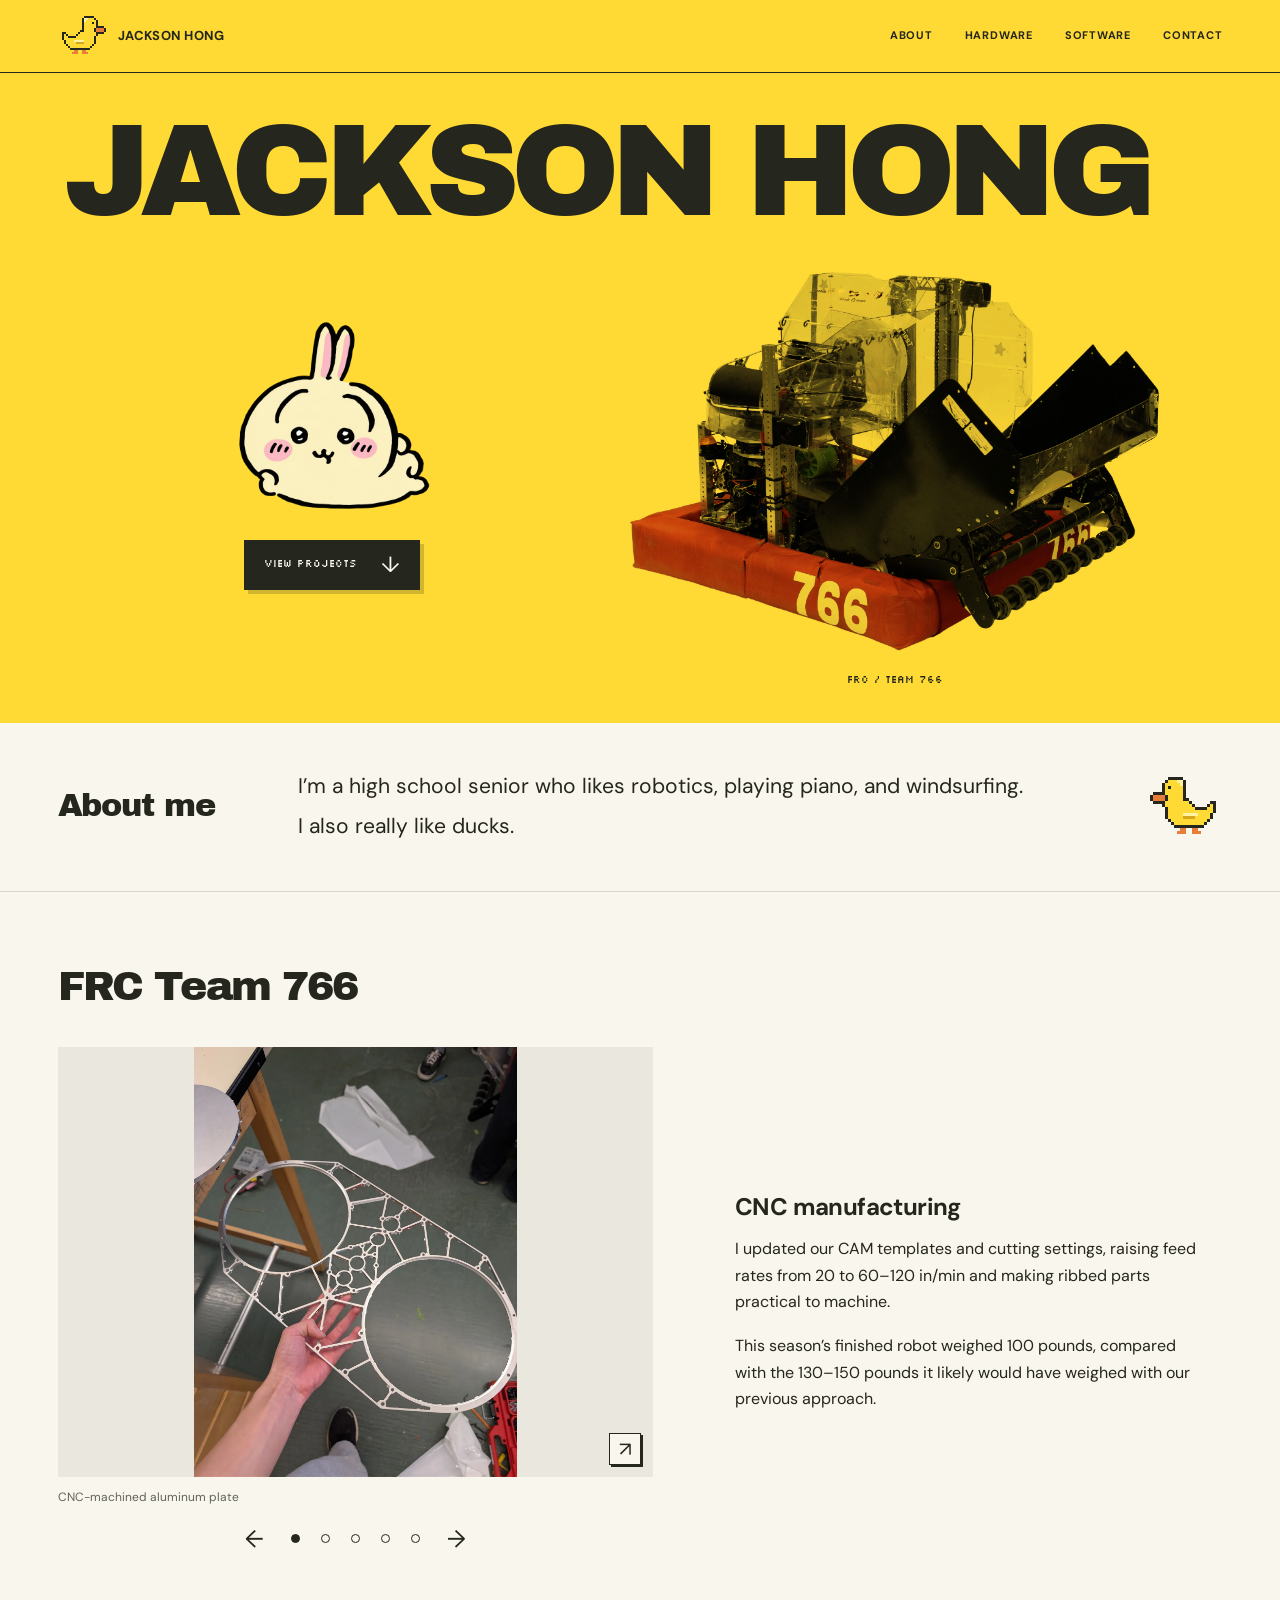
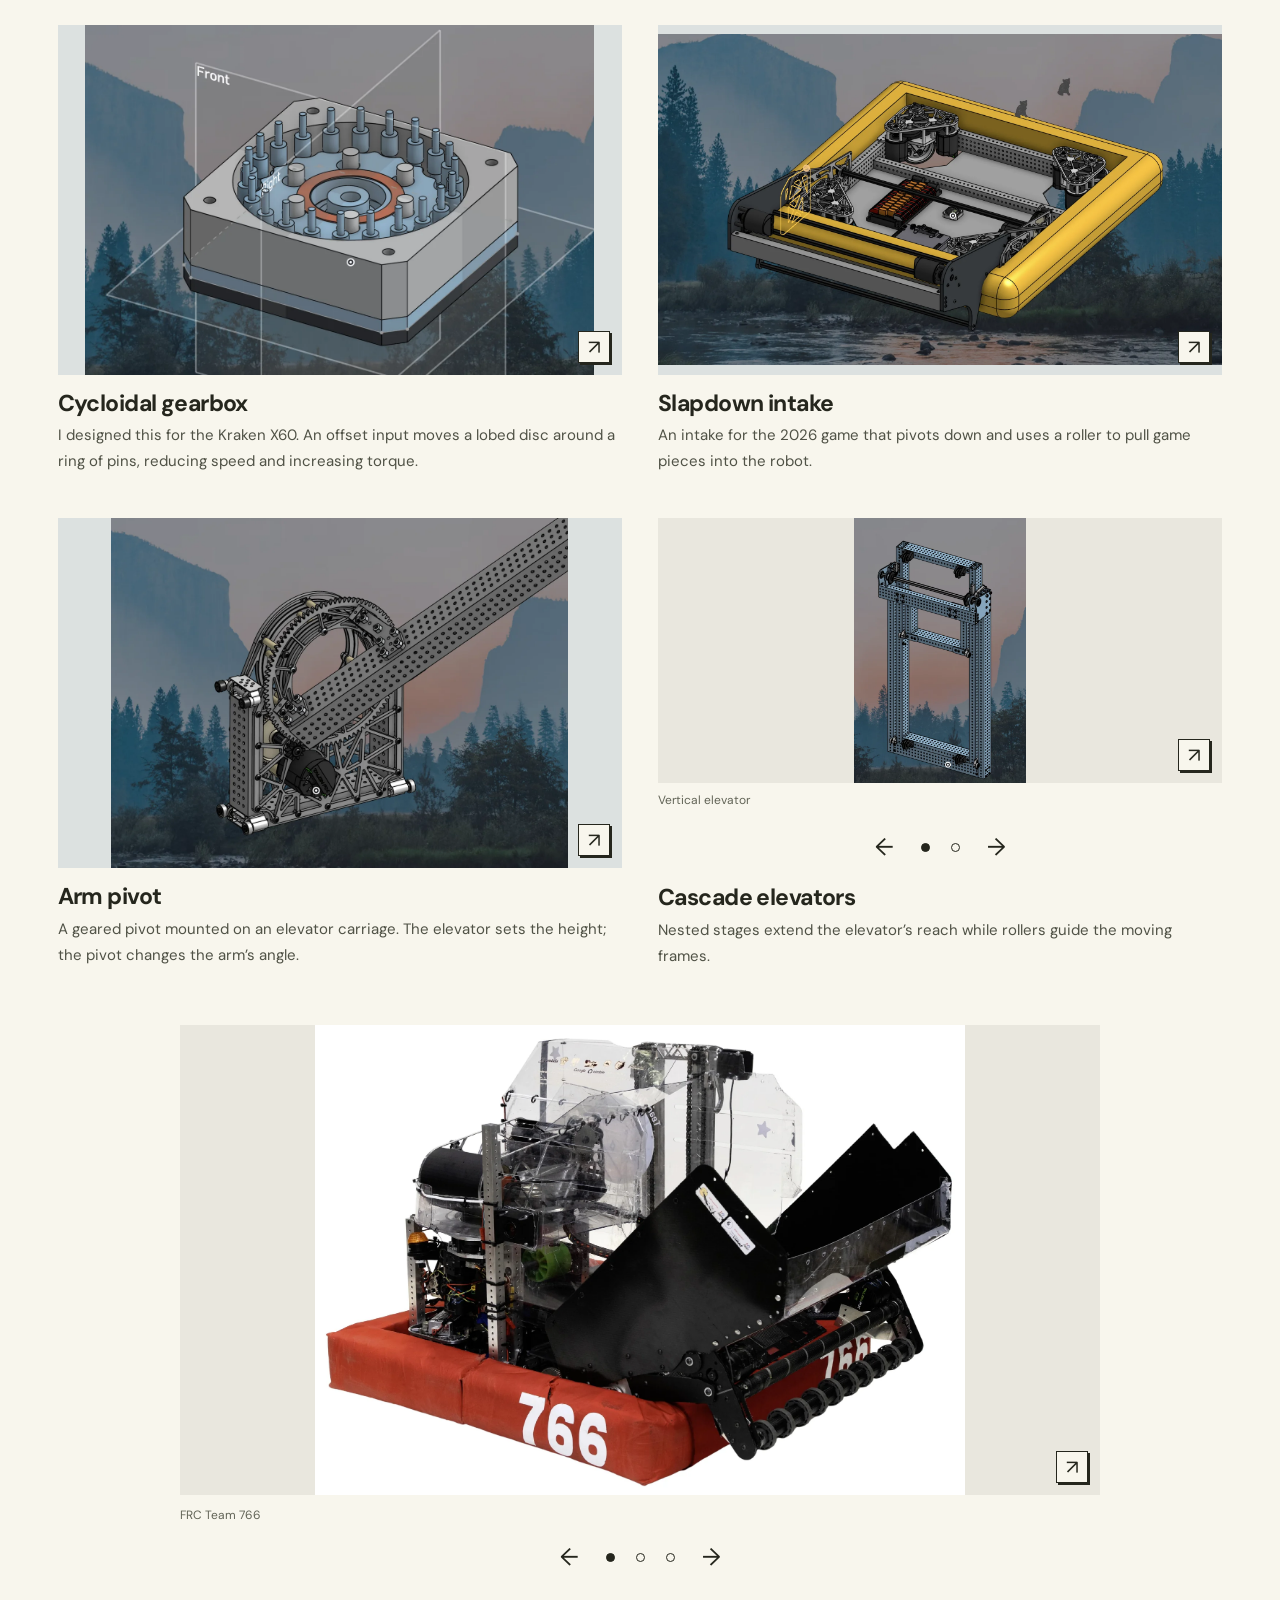
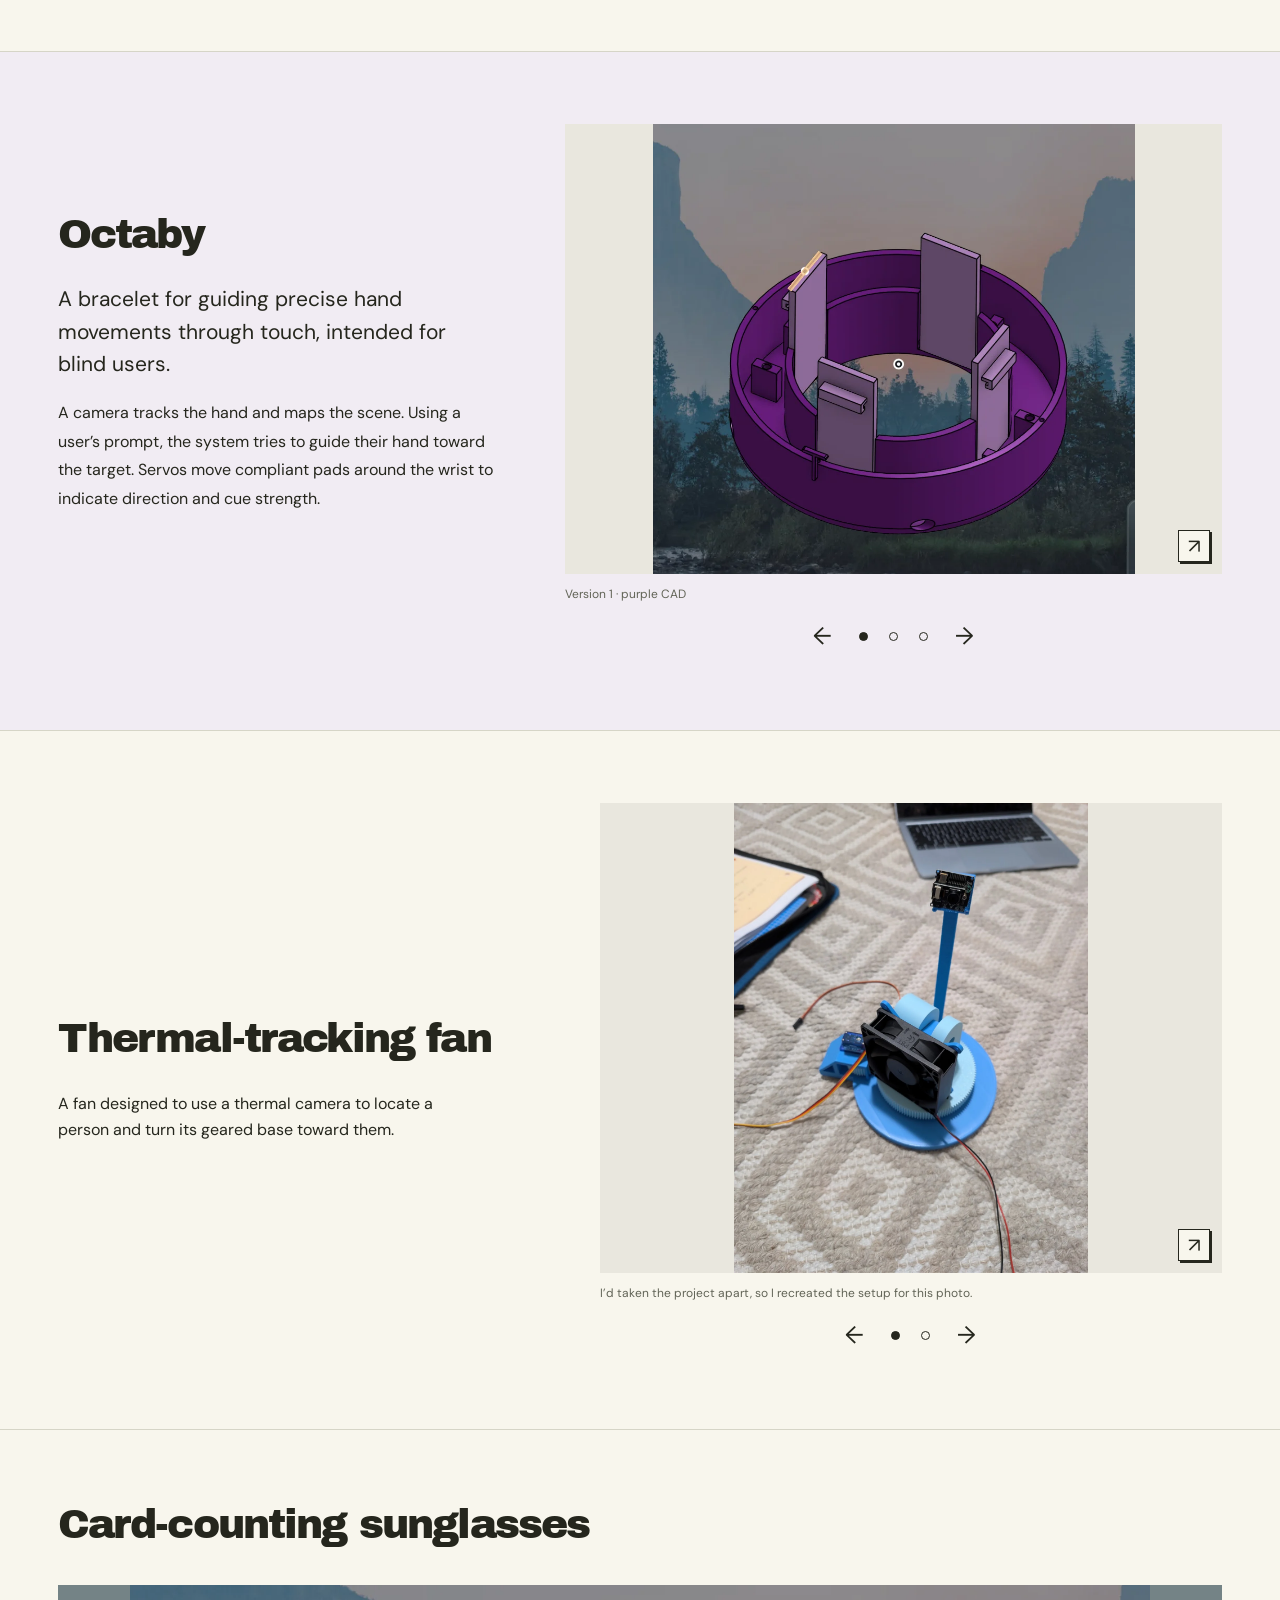
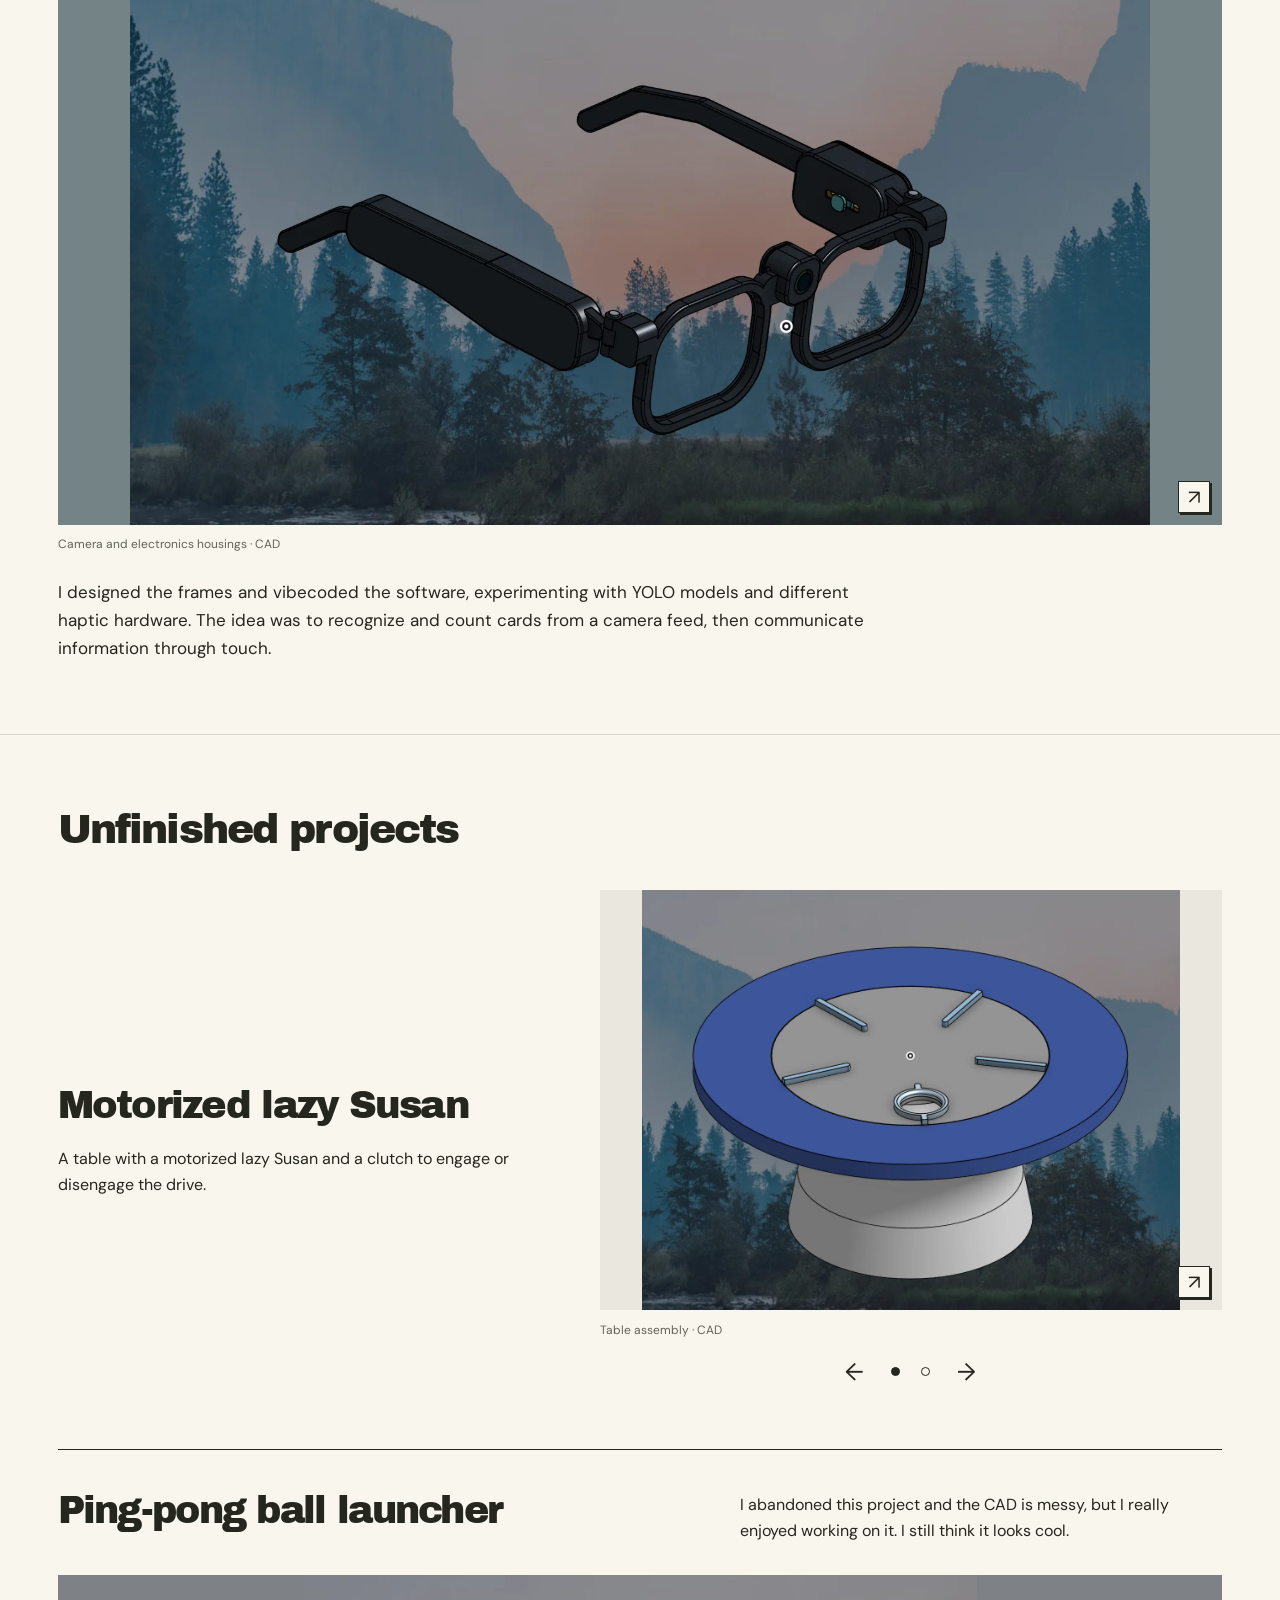
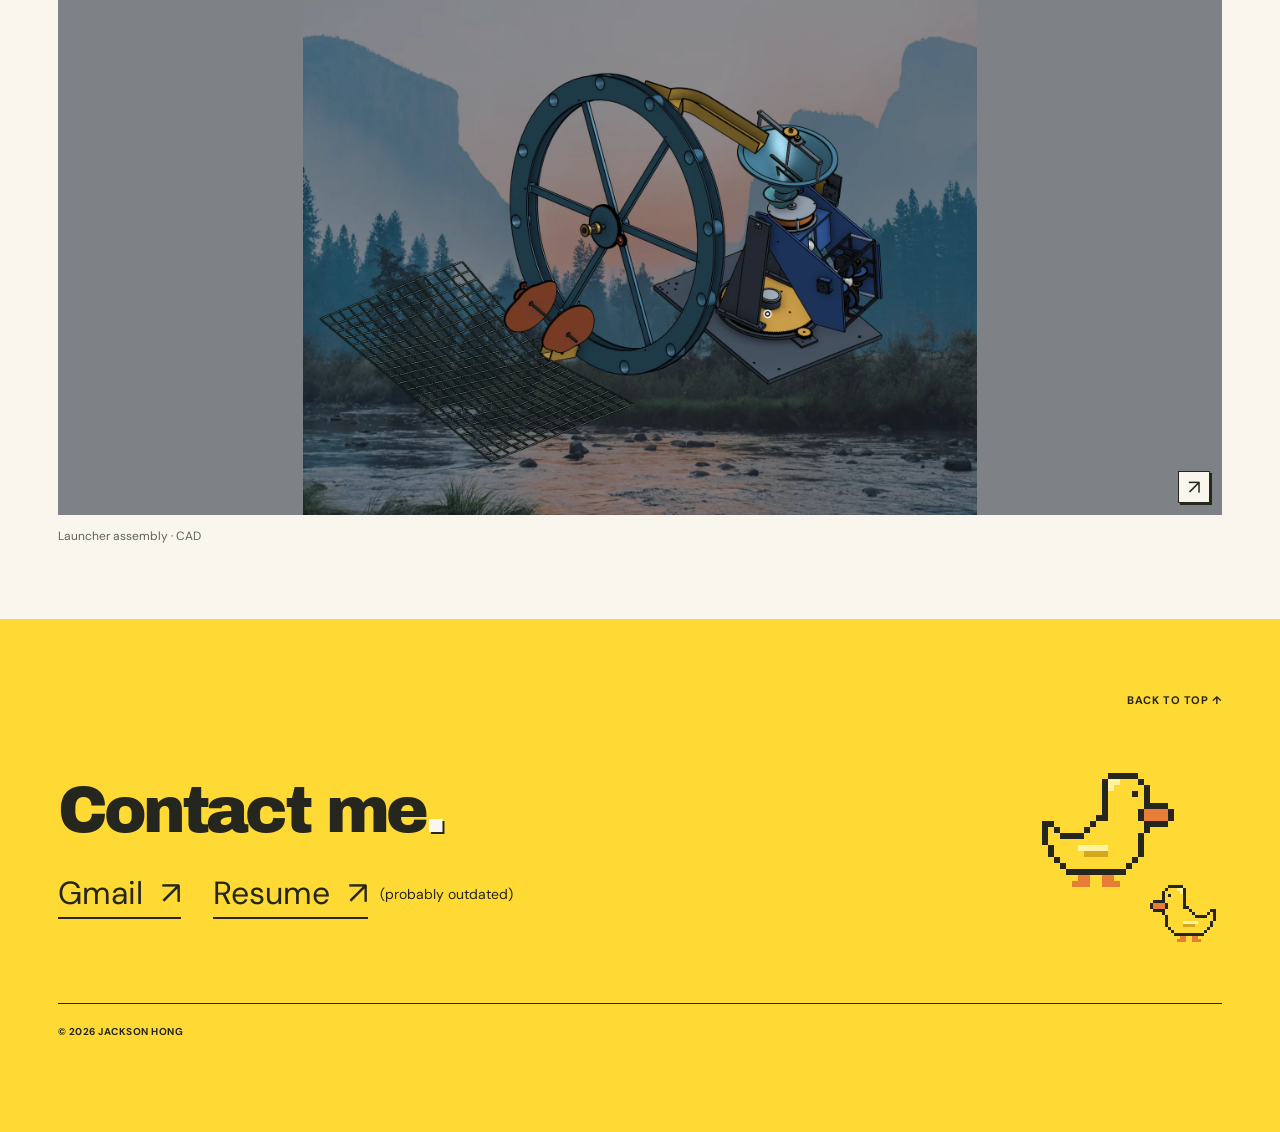
<file: index.html>
<!doctype html>
<html lang="en"><head>
<meta charset="utf-8"><meta name="viewport" content="width=device-width, initial-scale=1"><meta name="theme-color" content="#ffda35">
<title>Jackson Hong — Portfolio</title>
<meta name="description" content="Mechanical design, CNC manufacturing, and hardware projects by Jackson Hong.">
<meta property="og:title" content="Jackson Hong — Portfolio"><meta property="og:description" content="FRC robots, machined parts, and personal hardware projects."><meta property="og:type" content="website"><meta property="og:url" content="https://jacksonhong.me"><meta property="og:image" content="https://jacksonhong.me/assets/frc-full-robot.webp">
<link rel="icon" href="favicon.svg" type="image/svg+xml"><link rel="preload" href="assets/fonts/archivo-black.ttf" as="font" type="font/ttf" crossorigin><link rel="stylesheet" href="styles.css"><script src="app.js" defer></script>
</head><body><svg class="sprite-definitions" xmlns="http://www.w3.org/2000/svg" aria-hidden="true"><defs><symbol id="pixel-duck" viewBox="0 0 24 24"><g shape-rendering="crispEdges"><rect x="13" y="2" width="1" height="1" fill="#25261d"/><rect x="14" y="2" width="1" height="1" fill="#25261d"/><rect x="15" y="2" width="1" height="1" fill="#25261d"/><rect x="16" y="2" width="1" height="1" fill="#25261d"/><rect x="17" y="2" width="1" height="1" fill="#25261d"/><rect x="12" y="3" width="1" height="1" fill="#25261d"/><rect x="13" y="3" width="1" height="1" fill="#fff2a0"/><rect x="14" y="3" width="1" height="1" fill="#fff2a0"/><rect x="15" y="3" width="1" height="1" fill="#ffda35"/><rect x="16" y="3" width="1" height="1" fill="#ffda35"/><rect x="17" y="3" width="1" height="1" fill="#ffda35"/><rect x="18" y="3" width="1" height="1" fill="#25261d"/><rect x="12" y="4" width="1" height="1" fill="#25261d"/><rect x="13" y="4" width="1" height="1" fill="#fff2a0"/><rect x="14" y="4" width="1" height="1" fill="#ffda35"/><rect x="15" y="4" width="1" height="1" fill="#ffda35"/><rect x="16" y="4" width="1" height="1" fill="#ffda35"/><rect x="17" y="4" width="1" height="1" fill="#ffda35"/><rect x="18" y="4" width="1" height="1" fill="#ffda35"/><rect x="19" y="4" width="1" height="1" fill="#25261d"/><rect x="12" y="5" width="1" height="1" fill="#25261d"/><rect x="13" y="5" width="1" height="1" fill="#ffda35"/><rect x="14" y="5" width="1" height="1" fill="#ffda35"/><rect x="15" y="5" width="1" height="1" fill="#ffda35"/><rect x="16" y="5" width="1" height="1" fill="#ffda35"/><rect x="17" y="5" width="1" height="1" fill="#25261d"/><rect x="18" y="5" width="1" height="1" fill="#ffda35"/><rect x="19" y="5" width="1" height="1" fill="#25261d"/><rect x="12" y="6" width="1" height="1" fill="#25261d"/><rect x="13" y="6" width="1" height="1" fill="#ffda35"/><rect x="14" y="6" width="1" height="1" fill="#ffda35"/><rect x="15" y="6" width="1" height="1" fill="#ffda35"/><rect x="16" y="6" width="1" height="1" fill="#ffda35"/><rect x="17" y="6" width="1" height="1" fill="#ffda35"/><rect x="18" y="6" width="1" height="1" fill="#ffda35"/><rect x="19" y="6" width="1" height="1" fill="#25261d"/><rect x="12" y="7" width="1" height="1" fill="#25261d"/><rect x="13" y="7" width="1" height="1" fill="#ffda35"/><rect x="14" y="7" width="1" height="1" fill="#ffda35"/><rect x="15" y="7" width="1" height="1" fill="#ffda35"/><rect x="16" y="7" width="1" height="1" fill="#ffda35"/><rect x="17" y="7" width="1" height="1" fill="#ffda35"/><rect x="18" y="7" width="1" height="1" fill="#ffda35"/><rect x="19" y="7" width="1" height="1" fill="#25261d"/><rect x="20" y="7" width="1" height="1" fill="#25261d"/><rect x="21" y="7" width="1" height="1" fill="#25261d"/><rect x="22" y="7" width="1" height="1" fill="#25261d"/><rect x="12" y="8" width="1" height="1" fill="#25261d"/><rect x="13" y="8" width="1" height="1" fill="#ffda35"/><rect x="14" y="8" width="1" height="1" fill="#ffda35"/><rect x="15" y="8" width="1" height="1" fill="#ffda35"/><rect x="16" y="8" width="1" height="1" fill="#ffda35"/><rect x="17" y="8" width="1" height="1" fill="#ffda35"/><rect x="18" y="8" width="1" height="1" fill="#25261d"/><rect x="19" y="8" width="1" height="1" fill="#e87d37"/><rect x="20" y="8" width="1" height="1" fill="#e87d37"/><rect x="21" y="8" width="1" height="1" fill="#e87d37"/><rect x="22" y="8" width="1" height="1" fill="#e87d37"/><rect x="23" y="8" width="1" height="1" fill="#25261d"/><rect x="11" y="9" width="1" height="1" fill="#25261d"/><rect x="12" y="9" width="1" height="1" fill="#25261d"/><rect x="13" y="9" width="1" height="1" fill="#ffda35"/><rect x="14" y="9" width="1" height="1" fill="#ffda35"/><rect x="15" y="9" width="1" height="1" fill="#ffda35"/><rect x="16" y="9" width="1" height="1" fill="#ffda35"/><rect x="17" y="9" width="1" height="1" fill="#ffda35"/><rect x="18" y="9" width="1" height="1" fill="#25261d"/><rect x="19" y="9" width="1" height="1" fill="#e87d37"/><rect x="20" y="9" width="1" height="1" fill="#e87d37"/><rect x="21" y="9" width="1" height="1" fill="#e87d37"/><rect x="22" y="9" width="1" height="1" fill="#e87d37"/><rect x="23" y="9" width="1" height="1" fill="#25261d"/><rect x="2" y="10" width="1" height="1" fill="#25261d"/><rect x="3" y="10" width="1" height="1" fill="#25261d"/><rect x="10" y="10" width="1" height="1" fill="#25261d"/><rect x="11" y="10" width="1" height="1" fill="#ffda35"/><rect x="12" y="10" width="1" height="1" fill="#ffda35"/><rect x="13" y="10" width="1" height="1" fill="#ffda35"/><rect x="14" y="10" width="1" height="1" fill="#ffda35"/><rect x="15" y="10" width="1" height="1" fill="#ffda35"/><rect x="16" y="10" width="1" height="1" fill="#ffda35"/><rect x="17" y="10" width="1" height="1" fill="#ffda35"/><rect x="18" y="10" width="1" height="1" fill="#ffda35"/><rect x="19" y="10" width="1" height="1" fill="#25261d"/><rect x="20" y="10" width="1" height="1" fill="#25261d"/><rect x="21" y="10" width="1" height="1" fill="#25261d"/><rect x="22" y="10" width="1" height="1" fill="#25261d"/><rect x="2" y="11" width="1" height="1" fill="#25261d"/><rect x="3" y="11" width="1" height="1" fill="#ffda35"/><rect x="4" y="11" width="1" height="1" fill="#25261d"/><rect x="9" y="11" width="1" height="1" fill="#25261d"/><rect x="10" y="11" width="1" height="1" fill="#ffda35"/><rect x="11" y="11" width="1" height="1" fill="#ffda35"/><rect x="12" y="11" width="1" height="1" fill="#ffda35"/><rect x="13" y="11" width="1" height="1" fill="#ffda35"/><rect x="14" y="11" width="1" height="1" fill="#ffda35"/><rect x="15" y="11" width="1" height="1" fill="#ffda35"/><rect x="16" y="11" width="1" height="1" fill="#ffda35"/><rect x="17" y="11" width="1" height="1" fill="#ffda35"/><rect x="18" y="11" width="1" height="1" fill="#ffda35"/><rect x="19" y="11" width="1" height="1" fill="#25261d"/><rect x="2" y="12" width="1" height="1" fill="#25261d"/><rect x="3" y="12" width="1" height="1" fill="#ffda35"/><rect x="4" y="12" width="1" height="1" fill="#ffda35"/><rect x="5" y="12" width="1" height="1" fill="#25261d"/><rect x="6" y="12" width="1" height="1" fill="#25261d"/><rect x="7" y="12" width="1" height="1" fill="#25261d"/><rect x="8" y="12" width="1" height="1" fill="#25261d"/><rect x="9" y="12" width="1" height="1" fill="#ffda35"/><rect x="10" y="12" width="1" height="1" fill="#ffda35"/><rect x="11" y="12" width="1" height="1" fill="#ffda35"/><rect x="12" y="12" width="1" height="1" fill="#ffda35"/><rect x="13" y="12" width="1" height="1" fill="#ffda35"/><rect x="14" y="12" width="1" height="1" fill="#ffda35"/><rect x="15" y="12" width="1" height="1" fill="#ffda35"/><rect x="16" y="12" width="1" height="1" fill="#ffda35"/><rect x="17" y="12" width="1" height="1" fill="#ffda35"/><rect x="18" y="12" width="1" height="1" fill="#25261d"/><rect x="2" y="13" width="1" height="1" fill="#25261d"/><rect x="3" y="13" width="1" height="1" fill="#ffda35"/><rect x="4" y="13" width="1" height="1" fill="#ffda35"/><rect x="5" y="13" width="1" height="1" fill="#ffda35"/><rect x="6" y="13" width="1" height="1" fill="#ffda35"/><rect x="7" y="13" width="1" height="1" fill="#ffda35"/><rect x="8" y="13" width="1" height="1" fill="#ffda35"/><rect x="9" y="13" width="1" height="1" fill="#ffda35"/><rect x="10" y="13" width="1" height="1" fill="#ffda35"/><rect x="11" y="13" width="1" height="1" fill="#ffda35"/><rect x="12" y="13" width="1" height="1" fill="#ffda35"/><rect x="13" y="13" width="1" height="1" fill="#ffda35"/><rect x="14" y="13" width="1" height="1" fill="#ffda35"/><rect x="15" y="13" width="1" height="1" fill="#ffda35"/><rect x="16" y="13" width="1" height="1" fill="#ffda35"/><rect x="17" y="13" width="1" height="1" fill="#ffda35"/><rect x="18" y="13" width="1" height="1" fill="#25261d"/><rect x="3" y="14" width="1" height="1" fill="#25261d"/><rect x="4" y="14" width="1" height="1" fill="#ffda35"/><rect x="5" y="14" width="1" height="1" fill="#ffda35"/><rect x="6" y="14" width="1" height="1" fill="#ffda35"/><rect x="7" y="14" width="1" height="1" fill="#ffda35"/><rect x="8" y="14" width="1" height="1" fill="#fff2a0"/><rect x="9" y="14" width="1" height="1" fill="#fff2a0"/><rect x="10" y="14" width="1" height="1" fill="#fff2a0"/><rect x="11" y="14" width="1" height="1" fill="#fff2a0"/><rect x="12" y="14" width="1" height="1" fill="#fff2a0"/><rect x="13" y="14" width="1" height="1" fill="#ffda35"/><rect x="14" y="14" width="1" height="1" fill="#ffda35"/><rect x="15" y="14" width="1" height="1" fill="#ffda35"/><rect x="16" y="14" width="1" height="1" fill="#ffda35"/><rect x="17" y="14" width="1" height="1" fill="#ffda35"/><rect x="18" y="14" width="1" height="1" fill="#25261d"/><rect x="3" y="15" width="1" height="1" fill="#25261d"/><rect x="4" y="15" width="1" height="1" fill="#ffda35"/><rect x="5" y="15" width="1" height="1" fill="#ffda35"/><rect x="6" y="15" width="1" height="1" fill="#ffda35"/><rect x="7" y="15" width="1" height="1" fill="#ffda35"/><rect x="8" y="15" width="1" height="1" fill="#ffda35"/><rect x="9" y="15" width="1" height="1" fill="#d4a71d"/><rect x="10" y="15" width="1" height="1" fill="#d4a71d"/><rect x="11" y="15" width="1" height="1" fill="#d4a71d"/><rect x="12" y="15" width="1" height="1" fill="#d4a71d"/><rect x="13" y="15" width="1" height="1" fill="#ffda35"/><rect x="14" y="15" width="1" height="1" fill="#ffda35"/><rect x="15" y="15" width="1" height="1" fill="#ffda35"/><rect x="16" y="15" width="1" height="1" fill="#ffda35"/><rect x="17" y="15" width="1" height="1" fill="#ffda35"/><rect x="18" y="15" width="1" height="1" fill="#25261d"/><rect x="4" y="16" width="1" height="1" fill="#25261d"/><rect x="5" y="16" width="1" height="1" fill="#ffda35"/><rect x="6" y="16" width="1" height="1" fill="#ffda35"/><rect x="7" y="16" width="1" height="1" fill="#ffda35"/><rect x="8" y="16" width="1" height="1" fill="#ffda35"/><rect x="9" y="16" width="1" height="1" fill="#ffda35"/><rect x="10" y="16" width="1" height="1" fill="#ffda35"/><rect x="11" y="16" width="1" height="1" fill="#ffda35"/><rect x="12" y="16" width="1" height="1" fill="#ffda35"/><rect x="13" y="16" width="1" height="1" fill="#ffda35"/><rect x="14" y="16" width="1" height="1" fill="#ffda35"/><rect x="15" y="16" width="1" height="1" fill="#ffda35"/><rect x="16" y="16" width="1" height="1" fill="#ffda35"/><rect x="17" y="16" width="1" height="1" fill="#25261d"/><rect x="5" y="17" width="1" height="1" fill="#25261d"/><rect x="6" y="17" width="1" height="1" fill="#ffda35"/><rect x="7" y="17" width="1" height="1" fill="#ffda35"/><rect x="8" y="17" width="1" height="1" fill="#ffda35"/><rect x="9" y="17" width="1" height="1" fill="#ffda35"/><rect x="10" y="17" width="1" height="1" fill="#ffda35"/><rect x="11" y="17" width="1" height="1" fill="#ffda35"/><rect x="12" y="17" width="1" height="1" fill="#ffda35"/><rect x="13" y="17" width="1" height="1" fill="#ffda35"/><rect x="14" y="17" width="1" height="1" fill="#ffda35"/><rect x="15" y="17" width="1" height="1" fill="#ffda35"/><rect x="16" y="17" width="1" height="1" fill="#25261d"/><rect x="6" y="18" width="1" height="1" fill="#25261d"/><rect x="7" y="18" width="1" height="1" fill="#25261d"/><rect x="8" y="18" width="1" height="1" fill="#25261d"/><rect x="9" y="18" width="1" height="1" fill="#25261d"/><rect x="10" y="18" width="1" height="1" fill="#25261d"/><rect x="11" y="18" width="1" height="1" fill="#25261d"/><rect x="12" y="18" width="1" height="1" fill="#25261d"/><rect x="13" y="18" width="1" height="1" fill="#25261d"/><rect x="14" y="18" width="1" height="1" fill="#25261d"/><rect x="15" y="18" width="1" height="1" fill="#25261d"/><rect x="8" y="19" width="1" height="1" fill="#e87d37"/><rect x="9" y="19" width="1" height="1" fill="#e87d37"/><rect x="12" y="19" width="1" height="1" fill="#e87d37"/><rect x="13" y="19" width="1" height="1" fill="#e87d37"/><rect x="7" y="20" width="1" height="1" fill="#e87d37"/><rect x="8" y="20" width="1" height="1" fill="#e87d37"/><rect x="9" y="20" width="1" height="1" fill="#e87d37"/><rect x="12" y="20" width="1" height="1" fill="#e87d37"/><rect x="13" y="20" width="1" height="1" fill="#e87d37"/><rect x="14" y="20" width="1" height="1" fill="#e87d37"/></g></symbol></defs></svg>
<a class="skip-link" href="#work">Skip to projects</a><div id="reading-progress" aria-hidden="true"></div>
<header class="site-header"><a class="brand" href="#top" aria-label="Jackson Hong, back to top"><span class="duck " aria-hidden="true"><svg viewBox="0 0 24 24" aria-hidden="true" class="duck-art"><use href="#pixel-duck"/></svg></span><span>JACKSON HONG</span></a><button class="menu-toggle" data-menu-toggle aria-expanded="false" aria-controls="site-nav">MENU ＋</button><nav id="site-nav" aria-label="Main navigation"><a href="#about" data-section-link>ABOUT</a><a href="#work" data-section-link>HARDWARE</a><a href="software.html">SOFTWARE</a><a href="#contact" data-section-link>CONTACT</a></nav></header>
<main>
<section class="workshop-hero" id="top" data-section aria-labelledby="hero-title">
  <h1 id="hero-title">JACKSON HONG</h1>
  <div class="workshop-stage">
    <div class="workshop-intro"><img class="hero-character" src="assets/hero-character.webp" width="640" height="640" alt="A small yellow character with pink cheeks and long ears" decoding="async"><a class="button button-dark" href="#work">VIEW PROJECTS <span aria-hidden="true">↓</span></a>
    </div>
    <div class="robot-portrait"><img src="assets/frc-full-robot.webp" width="1800" height="1301" alt="Team 766’s assembled robot, with red bumpers, front intake, and transparent panels" fetchpriority="high" decoding="async"><div class="robot-caption"><span class="pixel">FRC / TEAM 766</span></div></div>
  </div>
</section>
<section class="about-intro" id="about" data-section aria-labelledby="about-title">
  <h2 id="about-title">About me</h2>
  <div class="about-intro-copy">
    <p>I’m a high school senior who likes robotics, playing piano, and windsurfing.</p>
    <p>I also really like ducks.</p>
  </div>
  <svg class="about-intro-duck" viewBox="0 0 24 24" aria-hidden="true" focusable="false">
    <use href="#pixel-duck" />
  </svg>
</section>

<section class="frc section-shell" id="work" data-section aria-labelledby="frc-title"><div class="section-heading"><h2 id="frc-title">FRC Team 766</h2></div><div class="frc-story" id="shop" data-section><section class="carousel manufacturing-carousel" data-carousel aria-roledescription="carousel" aria-label="CNC manufacturing photos"><div class="carousel-track"><div class="carousel-slide is-active" data-label="CNC-machined aluminum plate" role="group" aria-roledescription="slide" aria-label="1 of 5"><figure class="project-image "><button class="image-link" data-src="assets/cnc-ribbed-plate-physical.webp" data-caption="CNC-machined aluminum plate" aria-label="Enlarge: A hand holding a CNC-machined aluminum plate with two circular openings and thin ribs"><img src="assets/cnc-ribbed-plate-physical.webp" srcset="assets/cnc-ribbed-plate-physical-thumb.webp 482w, assets/cnc-ribbed-plate-physical.webp 1258w" sizes="(max-width: 700px) 90vw, 55vw" width="1258" height="1670" alt="A hand holding a CNC-machined aluminum plate with two circular openings and thin ribs" loading="lazy" decoding="async"><span class="enlarge" aria-hidden="true">↗</span></button><figcaption>CNC-machined aluminum plate</figcaption></figure></div><div class="carousel-slide" data-label="Machining pockets and holes" role="group" aria-roledescription="slide" aria-label="2 of 5" hidden><figure class="project-image "><button class="image-link" data-src="assets/cnc-pocket-machining.webp" data-caption="Machining pockets and holes" aria-label="Enlarge: CNC spindle cutting aluminum parts, with chips around the stock"><img src="assets/cnc-pocket-machining.webp" srcset="assets/cnc-pocket-machining-thumb.webp 482w, assets/cnc-pocket-machining.webp 1258w" sizes="(max-width: 700px) 90vw, 55vw" width="1258" height="1670" alt="CNC spindle cutting aluminum parts, with chips around the stock" loading="lazy" decoding="async"><span class="enlarge" aria-hidden="true">↗</span></button><figcaption>Machining pockets and holes</figcaption></figure></div><div class="carousel-slide" data-label="oops..." role="group" aria-roledescription="slide" aria-label="3 of 5" hidden><figure class="project-image "><button class="image-link" data-src="assets/cnc-box-tubing-oops.webp" data-caption="oops..." aria-label="Enlarge: Ribbed aluminum box tubing on the CNC router bed"><img src="assets/cnc-box-tubing-oops.webp" srcset="assets/cnc-box-tubing-oops-thumb.webp 482w, assets/cnc-box-tubing-oops.webp 1148w" sizes="(max-width: 700px) 90vw, 55vw" width="1148" height="1524" alt="Ribbed aluminum box tubing on the CNC router bed" loading="lazy" decoding="async"><span class="enlarge" aria-hidden="true">↗</span></button><figcaption>oops...</figcaption></figure></div><div class="carousel-slide" data-label="CAM setup for the plate" role="group" aria-roledescription="slide" aria-label="4 of 5" hidden><figure class="project-image "><button class="image-link" data-src="assets/cam-sheet-program-a.webp" data-caption="CAM setup for the plate" aria-label="Enlarge: CAM software showing machining operations for the ribbed plate"><img src="assets/cam-sheet-program-a.webp" srcset="assets/cam-sheet-program-a-thumb.webp 640w, assets/cam-sheet-program-a.webp 1514w" sizes="(max-width: 700px) 90vw, 55vw" width="1514" height="1254" alt="CAM software showing machining operations for the ribbed plate" loading="lazy" decoding="async"><span class="enlarge" aria-hidden="true">↗</span></button><figcaption>CAM setup for the plate</figcaption></figure></div><div class="carousel-slide" data-label="A separate job, nested on sheet stock" role="group" aria-roledescription="slide" aria-label="5 of 5" hidden><figure class="project-image "><button class="image-link" data-src="assets/cam-sheet-program-b.webp" data-caption="A separate job, nested on sheet stock" aria-label="Enlarge: CAM software showing two ribbed parts arranged on stock"><img src="assets/cam-sheet-program-b.webp" srcset="assets/cam-sheet-program-b-thumb.webp 640w, assets/cam-sheet-program-b.webp 1800w" sizes="(max-width: 700px) 90vw, 55vw" width="1800" height="943" alt="CAM software showing two ribbed parts arranged on stock" loading="lazy" decoding="async"><span class="enlarge" aria-hidden="true">↗</span></button><figcaption>A separate job, nested on sheet stock</figcaption></figure></div></div><div class="carousel-topbar"><div class="carousel-controls"><button class="carousel-arrow" data-carousel-prev aria-label="Previous photo">←</button><div class="carousel-dots" aria-label="Choose a photo"><button class="carousel-dot" data-carousel-dot data-slide-index="0" aria-label="Show image 1: CNC-machined aluminum plate" aria-current="true"><span></span></button><button class="carousel-dot" data-carousel-dot data-slide-index="1" aria-label="Show image 2: Machining pockets and holes" aria-current="false"><span></span></button><button class="carousel-dot" data-carousel-dot data-slide-index="2" aria-label="Show image 3: oops..." aria-current="false"><span></span></button><button class="carousel-dot" data-carousel-dot data-slide-index="3" aria-label="Show image 4: CAM setup for the plate" aria-current="false"><span></span></button><button class="carousel-dot" data-carousel-dot data-slide-index="4" aria-label="Show image 5: A separate job, nested on sheet stock" aria-current="false"><span></span></button></div><button class="carousel-arrow" data-carousel-next aria-label="Next photo">→</button></div><span class="sr-only" data-carousel-count>1 / 5</span></div></section><div class="story-copy"><h3>CNC manufacturing</h3><p>I updated our CAM templates and cutting settings, raising feed rates from 20 to 60–120 in/min and making ribbed parts practical to machine.</p><p>This season’s finished robot weighed 100 pounds, compared with the 130–150 pounds it likely would have weighed with our previous approach.</p></div></div>
<div class="mechanisms">
<article class="mechanism" id="gearbox"><figure class="project-image cad-photo"><button class="image-link" data-src="assets/cycloidal-gearbox-cad.webp" data-caption="Cycloidal gearbox · CAD" aria-label="Enlarge: Open cycloidal gearbox CAD with a lobed disc and a ring of pins"><img src="assets/cycloidal-gearbox-cad.webp" srcset="assets/cycloidal-gearbox-cad-thumb.webp 640w, assets/cycloidal-gearbox-cad.webp 1276w" sizes="(max-width: 700px) 90vw, 55vw" width="1276" height="878" alt="Open cycloidal gearbox CAD with a lobed disc and a ring of pins" loading="lazy" decoding="async"><span class="enlarge" aria-hidden="true">↗</span></button><figcaption>Cycloidal gearbox · CAD</figcaption></figure><div class="mechanism-copy"><h3>Cycloidal gearbox</h3><p>I designed this for the Kraken X60. An offset input moves a lobed disc around a ring of pins, reducing speed and increasing torque.</p></div></article>
<article class="mechanism"><figure class="project-image cad-photo"><button class="image-link" data-src="assets/slapdown-intake-cad.webp" data-caption="Intake mounted on the chassis · CAD" aria-label="Enlarge: Yellow-bumpered chassis CAD with a slapdown roller intake across the front"><img src="assets/slapdown-intake-cad.webp" srcset="assets/slapdown-intake-cad-thumb.webp 640w, assets/slapdown-intake-cad.webp 1784w" sizes="(max-width: 700px) 90vw, 55vw" width="1784" height="1044" alt="Yellow-bumpered chassis CAD with a slapdown roller intake across the front" loading="lazy" decoding="async"><span class="enlarge" aria-hidden="true">↗</span></button><figcaption>Intake mounted on the chassis · CAD</figcaption></figure><div class="mechanism-copy"><h3>Slapdown intake</h3><p>An intake for the 2026 game that pivots down and uses a roller to pull game pieces into the robot.</p></div></article>
<article class="mechanism"><figure class="project-image cad-photo"><button class="image-link" data-src="assets/arm-pivot-cad.webp" data-caption="Arm pivot and carriage · CAD" aria-label="Enlarge: Elevator carriage CAD with a large gear and attached arm"><img src="assets/arm-pivot-cad.webp" srcset="assets/arm-pivot-cad-thumb.webp 640w, assets/arm-pivot-cad.webp 1250w" sizes="(max-width: 700px) 90vw, 55vw" width="1250" height="958" alt="Elevator carriage CAD with a large gear and attached arm" loading="lazy" decoding="async"><span class="enlarge" aria-hidden="true">↗</span></button><figcaption>Arm pivot and carriage · CAD</figcaption></figure><div class="mechanism-copy"><h3>Arm pivot</h3><p>A geared pivot mounted on an elevator carriage. The elevator sets the height; the pivot changes the arm’s angle.</p></div></article>
<article class="mechanism"><section class="carousel elevator-carousel" data-carousel aria-roledescription="carousel" aria-label="Cascade elevator CAD"><div class="carousel-track"><div class="carousel-slide is-active" data-label="Vertical elevator" role="group" aria-roledescription="slide" aria-label="1 of 2"><figure class="project-image "><button class="image-link" data-src="assets/cascade-elevator-blue-cad.webp" data-caption="Vertical elevator" aria-label="Enlarge: Blue cascade elevator CAD with nested frames and guide rollers"><img src="assets/cascade-elevator-blue-cad.webp" srcset="assets/cascade-elevator-blue-cad-thumb.webp 414w, assets/cascade-elevator-blue-cad.webp 594w" sizes="(max-width: 700px) 90vw, 55vw" width="594" height="918" alt="Blue cascade elevator CAD with nested frames and guide rollers" loading="lazy" decoding="async"><span class="enlarge" aria-hidden="true">↗</span></button><figcaption>Vertical elevator</figcaption></figure></div><div class="carousel-slide" data-label="Inclined elevator" role="group" aria-roledescription="slide" aria-label="2 of 2" hidden><figure class="project-image "><button class="image-link" data-src="assets/cascade-elevator-yellow-cad.webp" data-caption="Inclined elevator" aria-label="Enlarge: Yellow inclined elevator CAD with bracing and lifting hardware"><img src="assets/cascade-elevator-yellow-cad.webp" srcset="assets/cascade-elevator-yellow-cad-thumb.webp 631w, assets/cascade-elevator-yellow-cad.webp 1040w" sizes="(max-width: 700px) 90vw, 55vw" width="1040" height="1054" alt="Yellow inclined elevator CAD with bracing and lifting hardware" loading="lazy" decoding="async"><span class="enlarge" aria-hidden="true">↗</span></button><figcaption>Inclined elevator</figcaption></figure></div></div><div class="carousel-topbar"><div class="carousel-controls"><button class="carousel-arrow" data-carousel-prev aria-label="Previous photo">←</button><div class="carousel-dots" aria-label="Choose a photo"><button class="carousel-dot" data-carousel-dot data-slide-index="0" aria-label="Show image 1: Vertical elevator" aria-current="true"><span></span></button><button class="carousel-dot" data-carousel-dot data-slide-index="1" aria-label="Show image 2: Inclined elevator" aria-current="false"><span></span></button></div><button class="carousel-arrow" data-carousel-next aria-label="Next photo">→</button></div><span class="sr-only" data-carousel-count>1 / 2</span></div></section><div class="mechanism-copy"><h3>Cascade elevators</h3><p>Nested stages extend the elevator’s reach while rollers guide the moving frames.</p></div></article></div>
<div class="field-layout"><section class="carousel field-carousel" data-carousel aria-roledescription="carousel" aria-label="Team 766 robot photos"><div class="carousel-track"><div class="carousel-slide is-active" data-label="FRC Team 766" role="group" aria-roledescription="slide" aria-label="1 of 3"><figure class="project-image "><button class="image-link" data-src="assets/frc-full-robot.webp" data-caption="FRC Team 766" aria-label="Enlarge: Assembled Team 766 robot with red bumpers and front intake rollers"><img src="assets/frc-full-robot.webp" srcset="assets/frc-full-robot-thumb.webp 640w, assets/frc-full-robot.webp 1800w" sizes="(max-width: 700px) 90vw, 55vw" width="1800" height="1301" alt="Assembled Team 766 robot with red bumpers and front intake rollers" loading="lazy" decoding="async"><span class="enlarge" aria-hidden="true">↗</span></button><figcaption>FRC Team 766</figcaption></figure></div><div class="carousel-slide" data-label="On the field" role="group" aria-roledescription="slide" aria-label="2 of 3" hidden><figure class="project-image "><button class="image-link" data-src="assets/frc-robot-on-field.webp" data-caption="On the field" aria-label="Enlarge: Team 766 robot on a competition field with the drive team behind the field wall"><img src="assets/frc-robot-on-field.webp" srcset="assets/frc-robot-on-field-thumb.webp 427w, assets/frc-robot-on-field.webp 1200w" sizes="(max-width: 700px) 90vw, 55vw" width="1200" height="1800" alt="Team 766 robot on a competition field with the drive team behind the field wall" loading="lazy" decoding="async"><span class="enlarge" aria-hidden="true">↗</span></button><figcaption>On the field</figcaption></figure></div><div class="carousel-slide" data-label="On the ice" role="group" aria-roledescription="slide" aria-label="3 of 3" hidden><figure class="project-image "><button class="image-link" data-src="assets/frc-robot-on-ice.webp" data-caption="On the ice" aria-label="Enlarge: Team 766 robot on an outdoor ice rink beneath string lights"><img src="assets/frc-robot-on-ice.webp" srcset="assets/frc-robot-on-ice-thumb.webp 480w, assets/frc-robot-on-ice.webp 1252w" sizes="(max-width: 700px) 90vw, 55vw" width="1252" height="1670" alt="Team 766 robot on an outdoor ice rink beneath string lights" loading="lazy" decoding="async"><span class="enlarge" aria-hidden="true">↗</span></button><figcaption>On the ice</figcaption></figure></div></div><div class="carousel-topbar"><div class="carousel-controls"><button class="carousel-arrow" data-carousel-prev aria-label="Previous photo">←</button><div class="carousel-dots" aria-label="Choose a photo"><button class="carousel-dot" data-carousel-dot data-slide-index="0" aria-label="Show image 1: FRC Team 766" aria-current="true"><span></span></button><button class="carousel-dot" data-carousel-dot data-slide-index="1" aria-label="Show image 2: On the field" aria-current="false"><span></span></button><button class="carousel-dot" data-carousel-dot data-slide-index="2" aria-label="Show image 3: On the ice" aria-current="false"><span></span></button></div><button class="carousel-arrow" data-carousel-next aria-label="Next photo">→</button></div><span class="sr-only" data-carousel-count>1 / 3</span></div></section></div></section>
<section class="octaby section-shell" id="octaby" data-section aria-labelledby="octaby-title"><div class="octaby-layout"><div class="octaby-copy"><div class="section-heading"><h2 id="octaby-title">Octaby</h2></div><p class="lead">A bracelet for guiding precise hand movements through touch, intended for blind users.</p><p>A camera tracks the hand and maps the scene. Using a user’s prompt, the system tries to guide their hand toward the target. Servos move compliant pads around the wrist to indicate direction and cue strength.</p></div><section class="carousel octaby-carousel" data-carousel aria-roledescription="carousel" aria-label="Octaby versions and physical prototype"><div class="carousel-track"><div class="carousel-slide is-active" data-label="Version 1 · purple CAD" role="group" aria-roledescription="slide" aria-label="1 of 3"><figure class="project-image "><button class="image-link" data-src="assets/octaby-v1-purple-cad.webp" data-caption="Version 1 · purple CAD" aria-label="Enlarge: Purple Octaby enclosure CAD with internal compliant pads"><img src="assets/octaby-v1-purple-cad.webp" srcset="assets/octaby-v1-purple-cad-thumb.webp 640w, assets/octaby-v1-purple-cad.webp 924w" sizes="(max-width: 700px) 90vw, 55vw" width="924" height="862" alt="Purple Octaby enclosure CAD with internal compliant pads" loading="lazy" decoding="async"><span class="enlarge" aria-hidden="true">↗</span></button><figcaption>Version 1 · purple CAD</figcaption></figure></div><div class="carousel-slide" data-label="Prototype 2 · revised CAD" role="group" aria-roledescription="slide" aria-label="2 of 3" hidden><figure class="project-image "><button class="image-link" data-src="assets/octaby-v2-cad.webp" data-caption="Prototype 2 · revised CAD" aria-label="Enlarge: Light-blue Octaby enclosure CAD with revised internal layout"><img src="assets/octaby-v2-cad.webp" srcset="assets/octaby-v2-cad-thumb.webp 640w, assets/octaby-v2-cad.webp 960w" sizes="(max-width: 700px) 90vw, 55vw" width="960" height="846" alt="Light-blue Octaby enclosure CAD with revised internal layout" loading="lazy" decoding="async"><span class="enlarge" aria-hidden="true">↗</span></button><figcaption>Prototype 2 · revised CAD</figcaption></figure></div><div class="carousel-slide" data-label="Physical prototype · wired to the control electronics" role="group" aria-roledescription="slide" aria-label="3 of 3" hidden><figure class="project-image "><button class="image-link" data-src="assets/octaby-physical.webp" data-caption="Physical prototype · wired to the control electronics" aria-label="Enlarge: White Octaby bracelet and internal pads connected to control electronics on a desk"><img src="assets/octaby-physical.webp" srcset="assets/octaby-physical-thumb.webp 640w, assets/octaby-physical.webp 1800w" sizes="(max-width: 700px) 90vw, 55vw" width="1800" height="1355" alt="White Octaby bracelet and internal pads connected to control electronics on a desk" loading="lazy" decoding="async"><span class="enlarge" aria-hidden="true">↗</span></button><figcaption>Physical prototype · wired to the control electronics</figcaption></figure></div></div><div class="carousel-topbar"><div class="carousel-controls"><button class="carousel-arrow" data-carousel-prev aria-label="Previous photo">←</button><div class="carousel-dots" aria-label="Choose a photo"><button class="carousel-dot" data-carousel-dot data-slide-index="0" aria-label="Show image 1: Version 1 · purple CAD" aria-current="true"><span></span></button><button class="carousel-dot" data-carousel-dot data-slide-index="1" aria-label="Show image 2: Prototype 2 · revised CAD" aria-current="false"><span></span></button><button class="carousel-dot" data-carousel-dot data-slide-index="2" aria-label="Show image 3: Physical prototype · wired to the control electronics" aria-current="false"><span></span></button></div><button class="carousel-arrow" data-carousel-next aria-label="Next photo">→</button></div><span class="sr-only" data-carousel-count>1 / 3</span></div></section></div></section>
<section class="fan section-shell" id="fan" data-section aria-labelledby="fan-title"><div class="fan-layout"><div class="fan-copy"><h2 id="fan-title">Thermal-tracking fan</h2><p>A fan designed to use a thermal camera to locate a person and turn its geared base toward them.</p></div><section class="carousel fan-carousel" data-carousel aria-roledescription="carousel" aria-label="Thermal-tracking fan CAD and recreated setup"><div class="carousel-track"><div class="carousel-slide is-active" data-label="I’d taken the project apart, so I recreated the setup for this photo." role="group" aria-roledescription="slide" aria-label="1 of 2"><figure class="project-image "><button class="image-link" data-src="assets/thermal-fan-physical.webp" data-caption="I’d taken the project apart, so I recreated the setup for this photo." aria-label="Enlarge: Blue printed fan assembly and raised camera, arranged to recreate the original setup"><img src="assets/thermal-fan-physical.webp" srcset="assets/thermal-fan-physical-thumb.webp 482w, assets/thermal-fan-physical.webp 1258w" sizes="(max-width: 700px) 90vw, 55vw" width="1258" height="1670" alt="Blue printed fan assembly and raised camera, arranged to recreate the original setup" loading="lazy" decoding="async"><span class="enlarge" aria-hidden="true">↗</span></button><figcaption>I’d taken the project apart, so I recreated the setup for this photo.</figcaption></figure></div><div class="carousel-slide" data-label="Fan and rotating base · CAD" role="group" aria-roledescription="slide" aria-label="2 of 2" hidden><figure class="project-image "><button class="image-link" data-src="assets/thermal-fan-cad.webp" data-caption="Fan and rotating base · CAD" aria-label="Enlarge: Turreted fan CAD on a geared base with an elevated camera mount"><img src="assets/thermal-fan-cad.webp" srcset="assets/thermal-fan-cad-thumb.webp 469w, assets/thermal-fan-cad.webp 934w" sizes="(max-width: 700px) 90vw, 55vw" width="934" height="1274" alt="Turreted fan CAD on a geared base with an elevated camera mount" loading="lazy" decoding="async"><span class="enlarge" aria-hidden="true">↗</span></button><figcaption>Fan and rotating base · CAD</figcaption></figure></div></div><div class="carousel-topbar"><div class="carousel-controls"><button class="carousel-arrow" data-carousel-prev aria-label="Previous photo">←</button><div class="carousel-dots" aria-label="Choose a photo"><button class="carousel-dot" data-carousel-dot data-slide-index="0" aria-label="Show image 1: I’d taken the project apart, so I recreated the setup for this photo." aria-current="true"><span></span></button><button class="carousel-dot" data-carousel-dot data-slide-index="1" aria-label="Show image 2: Fan and rotating base · CAD" aria-current="false"><span></span></button></div><button class="carousel-arrow" data-carousel-next aria-label="Next photo">→</button></div><span class="sr-only" data-carousel-count>1 / 2</span></div></section></div></section>
<section class="glasses section-shell" id="glasses" data-section aria-labelledby="glasses-title"><div class="section-heading"><h2 id="glasses-title">Card-counting sunglasses</h2></div><figure class="project-image glasses-image"><button class="image-link" data-src="assets/card-counting-glasses-cad.webp" data-caption="Camera and electronics housings · CAD" aria-label="Enlarge: Glasses CAD with a central camera and electronics housings along both temples"><img src="assets/card-counting-glasses-cad.webp" srcset="assets/card-counting-glasses-cad-thumb.webp 640w, assets/card-counting-glasses-cad.webp 1618w" sizes="(max-width: 700px) 90vw, 55vw" width="1618" height="856" alt="Glasses CAD with a central camera and electronics housings along both temples" loading="lazy" decoding="async"><span class="enlarge" aria-hidden="true">↗</span></button><figcaption>Camera and electronics housings · CAD</figcaption></figure><div class="glasses-bottom"><p>I designed the frames and vibecoded the software, experimenting with YOLO models and different haptic hardware. The idea was to recognize and count cards from a camera feed, then communicate information through touch.</p></div></section>
<section class="unfinished section-shell" id="unfinished" data-section aria-labelledby="unfinished-title"><div class="section-heading"><h2 id="unfinished-title">Unfinished projects</h2></div><article class="unfinished-table"><div class="unfinished-copy"><h3>Motorized lazy Susan</h3><p>A table with a motorized lazy Susan and a clutch to engage or disengage the drive.</p></div><section class="carousel table-carousel" data-carousel aria-roledescription="carousel" aria-label="Motorized lazy Susan table CAD"><div class="carousel-track"><div class="carousel-slide is-active" data-label="Table assembly · CAD" role="group" aria-roledescription="slide" aria-label="1 of 2"><figure class="project-image "><button class="image-link" data-src="assets/lazy-susan-table-cad.webp" data-caption="Table assembly · CAD" aria-label="Enlarge: Round table CAD with a blue outer ring and central lazy Susan"><img src="assets/lazy-susan-table-cad.webp" srcset="assets/lazy-susan-table-cad-thumb.webp 640w, assets/lazy-susan-table-cad.webp 1278w" sizes="(max-width: 700px) 90vw, 55vw" width="1278" height="998" alt="Round table CAD with a blue outer ring and central lazy Susan" loading="lazy" decoding="async"><span class="enlarge" aria-hidden="true">↗</span></button><figcaption>Table assembly · CAD</figcaption></figure></div><div class="carousel-slide" data-label="Drive and clutch assembly · CAD" role="group" aria-roledescription="slide" aria-label="2 of 2" hidden><figure class="project-image "><button class="image-link" data-src="assets/lazy-susan-drive-cad.webp" data-caption="Drive and clutch assembly · CAD" aria-label="Enlarge: CAD of the motorized table drive and clutch mechanism"><img src="assets/lazy-susan-drive-cad.webp" srcset="assets/lazy-susan-drive-cad-thumb.webp 399w, assets/lazy-susan-drive-cad.webp 538w" sizes="(max-width: 700px) 90vw, 55vw" width="538" height="862" alt="CAD of the motorized table drive and clutch mechanism" loading="lazy" decoding="async"><span class="enlarge" aria-hidden="true">↗</span></button><figcaption>Drive and clutch assembly · CAD</figcaption></figure></div></div><div class="carousel-topbar"><div class="carousel-controls"><button class="carousel-arrow" data-carousel-prev aria-label="Previous photo">←</button><div class="carousel-dots" aria-label="Choose a photo"><button class="carousel-dot" data-carousel-dot data-slide-index="0" aria-label="Show image 1: Table assembly · CAD" aria-current="true"><span></span></button><button class="carousel-dot" data-carousel-dot data-slide-index="1" aria-label="Show image 2: Drive and clutch assembly · CAD" aria-current="false"><span></span></button></div><button class="carousel-arrow" data-carousel-next aria-label="Next photo">→</button></div><span class="sr-only" data-carousel-count>1 / 2</span></div></section></article><article id="launcher"><div class="launcher-header"><div><h3>Ping-pong ball launcher</h3></div><p>I abandoned this project and the CAD is messy, but I really enjoyed working on it. I still think it looks cool.</p></div><div class="launcher-image-wrap"><figure class="project-image launcher-image"><button class="image-link" data-src="assets/ping-pong-launcher-cad.webp" data-caption="Launcher assembly · CAD" aria-label="Enlarge: Ping-pong ball launcher CAD with a large wheel, ramp, hopper, and launch mechanism"><img src="assets/ping-pong-launcher-cad.webp" srcset="assets/ping-pong-launcher-cad-thumb.webp 640w, assets/ping-pong-launcher-cad.webp 1612w" sizes="(max-width: 700px) 90vw, 55vw" width="1612" height="1292" alt="Ping-pong ball launcher CAD with a large wheel, ramp, hopper, and launch mechanism" loading="lazy" decoding="async"><span class="enlarge" aria-hidden="true">↗</span></button><figcaption>Launcher assembly · CAD</figcaption></figure><button class="duck-button launcher-duck" data-duck aria-label="Say hello to the duck"><svg viewBox="0 0 24 24" aria-hidden="true" class="duck-art"><use href="#pixel-duck"/></svg><span class="duck-bubble" aria-hidden="true">quack.</span></button></div></article></section>
<section class="contact section-shell" id="contact" data-section aria-labelledby="contact-title"><div class="contact-top"><span class="pixel">CONTACT</span><a href="#top">BACK TO TOP ↑</a></div><div class="contact-main"><div><h2 id="contact-title">Contact me<span aria-hidden="true">.</span></h2><div class="contact-links"><a class="contact-link" href="https://mail.google.com/mail/?view=cm&amp;fs=1&amp;to=jaxhong%40gmail.com" target="_blank" rel="noopener noreferrer" aria-label="Email Jackson on Gmail (opens in a new tab)">Gmail <span aria-hidden="true">↗</span></a><div class="resume-link-group"><a class="contact-link resume-link" href="assets/jackson-hong-resume.pdf" target="_blank" rel="noopener noreferrer" aria-label="View resume PDF (opens in a new tab)">Resume <span aria-hidden="true">↗</span></a><span class="resume-note">(probably outdated)</span></div></div></div><div class="contact-ducks"><button class="duck-button big-footer-duck" data-duck aria-label="Say hello to the duck"><svg viewBox="0 0 24 24" aria-hidden="true" class="duck-art"><use href="#pixel-duck"/></svg><span class="duck-bubble" aria-hidden="true">quack.</span></button><span class="duck small-footer-duck" aria-hidden="true"><svg viewBox="0 0 24 24" aria-hidden="true" class="duck-art"><use href="#pixel-duck"/></svg></span></div></div><footer><span>© 2026 JACKSON HONG</span></footer></section>
</main><div id="duck-message" class="sr-only" aria-live="polite"></div>
<dialog id="lightbox" aria-label="Project image viewer"><div class="lightbox-inner"><div class="lightbox-toolbar"><span class="pixel">PROJECT PHOTOS</span><span id="lightbox-counter"></span><button data-lightbox-close aria-label="Close image viewer">CLOSE ×</button></div><img id="lightbox-image" alt=""><div class="lightbox-bottom"><button data-lightbox-prev aria-label="Previous image">←</button><p id="lightbox-caption" aria-live="polite" aria-atomic="true"></p><button data-lightbox-next aria-label="Next image">→</button></div></div></dialog>
</body></html>
</file>
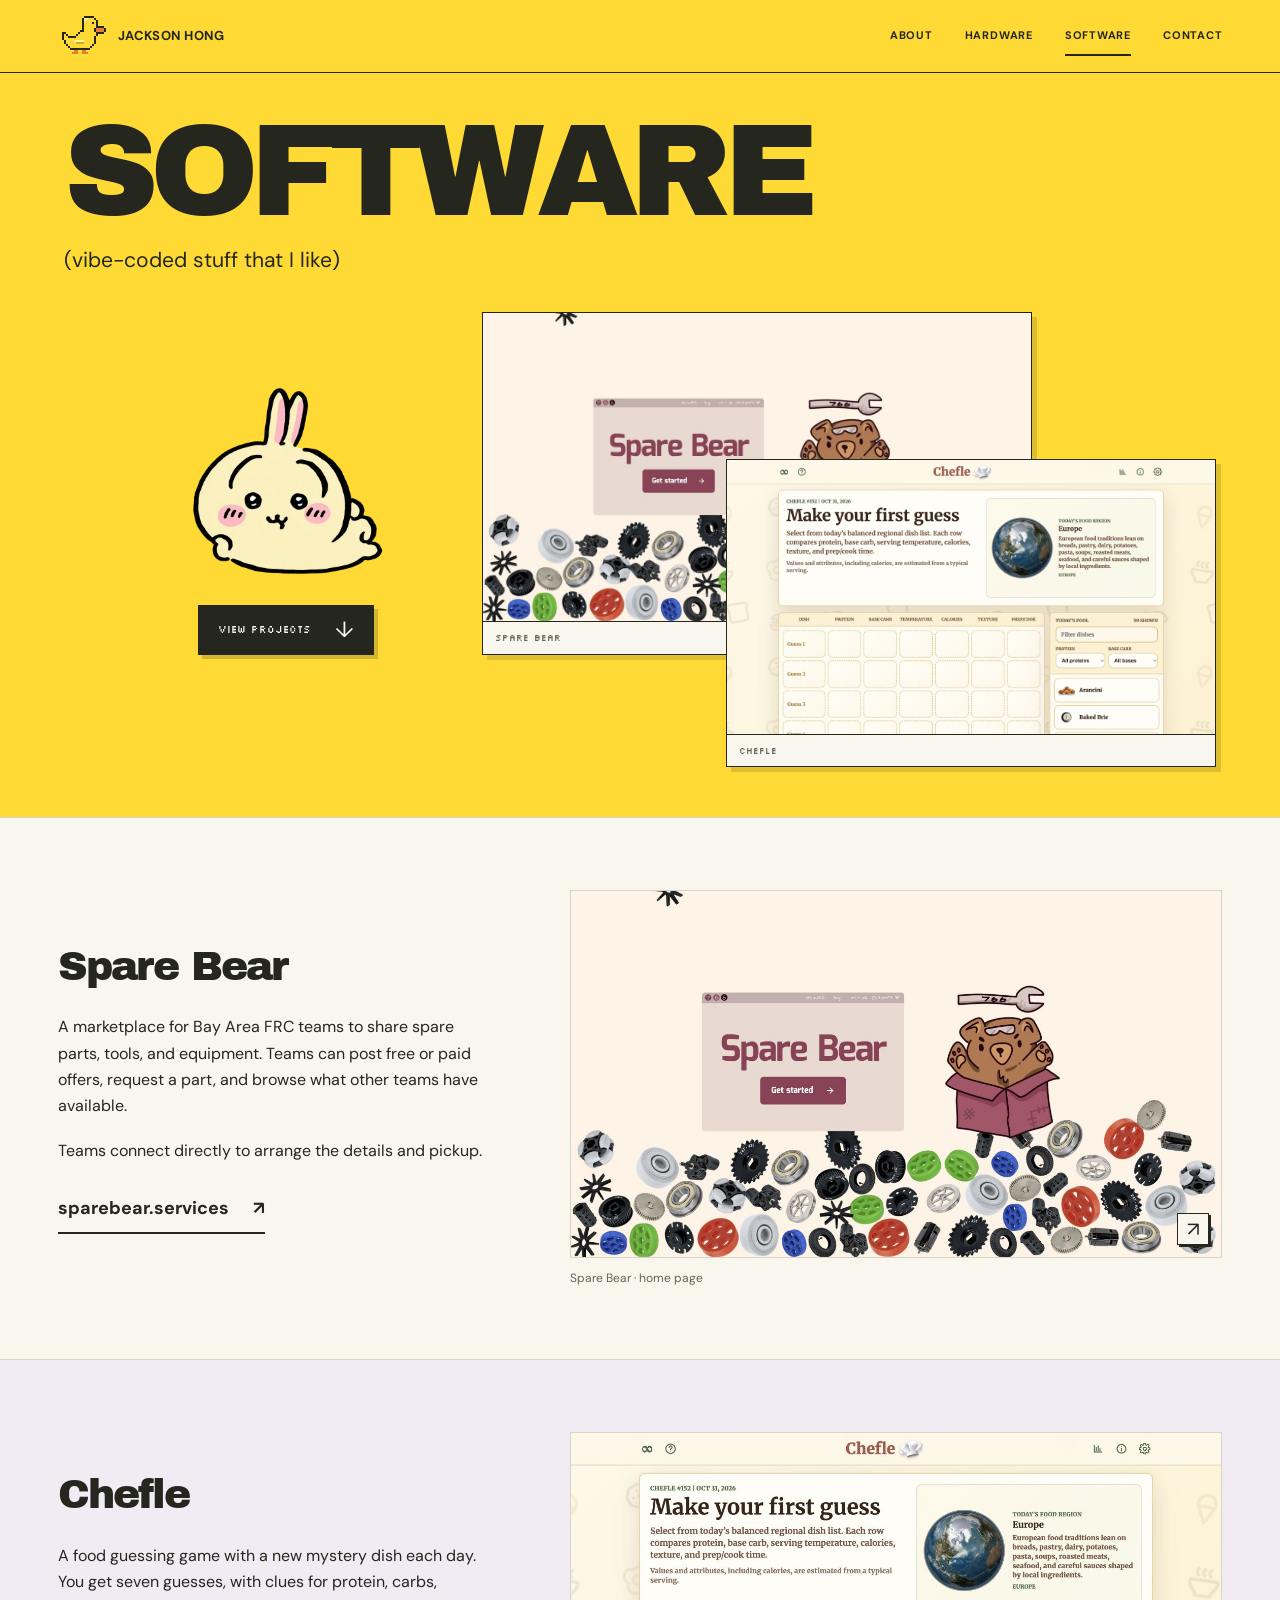
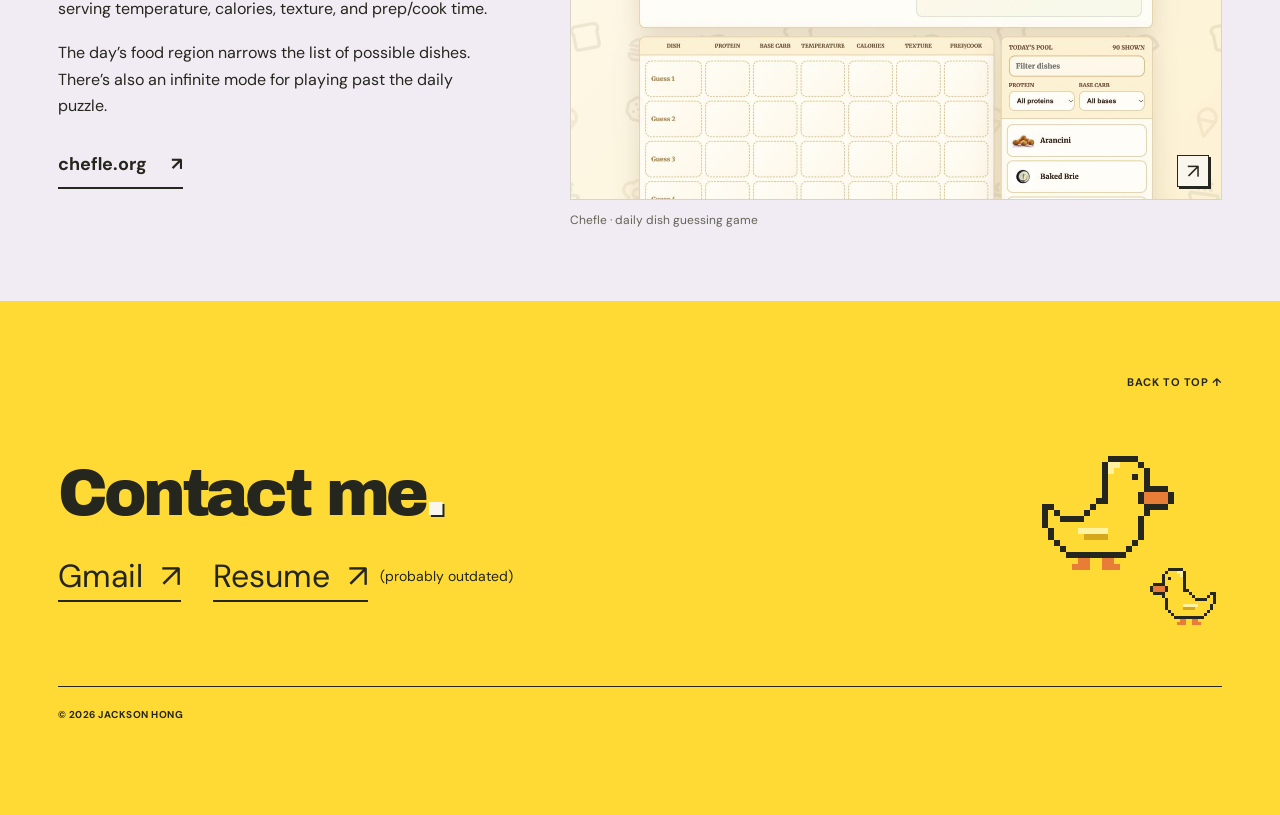
<file: software.html>
<!doctype html>
<html lang="en">
<head>
  <meta charset="utf-8">
  <meta name="viewport" content="width=device-width, initial-scale=1">
  <meta name="theme-color" content="#ffda35">
  <title>Software — Jackson Hong</title>
  <meta name="description" content="Software projects by Jackson Hong: Spare Bear, a marketplace for FRC teams, and Chefle, a daily food guessing game.">
  <meta property="og:title" content="Software — Jackson Hong">
  <meta property="og:description" content="Spare Bear and Chefle. Websites and games by Jackson Hong.">
  <meta property="og:type" content="website">
  <meta property="og:url" content="https://jacksonhong.me/software.html">
  <meta property="og:image" content="https://jacksonhong.me/assets/spare-bear-preview.jpg">
  <link rel="canonical" href="https://jacksonhong.me/software.html">
  <link rel="icon" href="favicon.svg" type="image/svg+xml">
  <link rel="preload" href="assets/fonts/archivo-black.ttf" as="font" type="font/ttf" crossorigin>
  <link rel="stylesheet" href="styles.css">
  <link rel="stylesheet" href="software.css">
  <script src="app.js" defer></script>
</head>
<body class="software-page">
<svg class="sprite-definitions" xmlns="http://www.w3.org/2000/svg" aria-hidden="true"><defs><symbol id="pixel-duck" viewBox="0 0 24 24"><g shape-rendering="crispEdges"><rect x="13" y="2" width="1" height="1" fill="#25261d"/><rect x="14" y="2" width="1" height="1" fill="#25261d"/><rect x="15" y="2" width="1" height="1" fill="#25261d"/><rect x="16" y="2" width="1" height="1" fill="#25261d"/><rect x="17" y="2" width="1" height="1" fill="#25261d"/><rect x="12" y="3" width="1" height="1" fill="#25261d"/><rect x="13" y="3" width="1" height="1" fill="#fff2a0"/><rect x="14" y="3" width="1" height="1" fill="#fff2a0"/><rect x="15" y="3" width="1" height="1" fill="#ffda35"/><rect x="16" y="3" width="1" height="1" fill="#ffda35"/><rect x="17" y="3" width="1" height="1" fill="#ffda35"/><rect x="18" y="3" width="1" height="1" fill="#25261d"/><rect x="12" y="4" width="1" height="1" fill="#25261d"/><rect x="13" y="4" width="1" height="1" fill="#fff2a0"/><rect x="14" y="4" width="1" height="1" fill="#ffda35"/><rect x="15" y="4" width="1" height="1" fill="#ffda35"/><rect x="16" y="4" width="1" height="1" fill="#ffda35"/><rect x="17" y="4" width="1" height="1" fill="#ffda35"/><rect x="18" y="4" width="1" height="1" fill="#ffda35"/><rect x="19" y="4" width="1" height="1" fill="#25261d"/><rect x="12" y="5" width="1" height="1" fill="#25261d"/><rect x="13" y="5" width="1" height="1" fill="#ffda35"/><rect x="14" y="5" width="1" height="1" fill="#ffda35"/><rect x="15" y="5" width="1" height="1" fill="#ffda35"/><rect x="16" y="5" width="1" height="1" fill="#ffda35"/><rect x="17" y="5" width="1" height="1" fill="#25261d"/><rect x="18" y="5" width="1" height="1" fill="#ffda35"/><rect x="19" y="5" width="1" height="1" fill="#25261d"/><rect x="12" y="6" width="1" height="1" fill="#25261d"/><rect x="13" y="6" width="1" height="1" fill="#ffda35"/><rect x="14" y="6" width="1" height="1" fill="#ffda35"/><rect x="15" y="6" width="1" height="1" fill="#ffda35"/><rect x="16" y="6" width="1" height="1" fill="#ffda35"/><rect x="17" y="6" width="1" height="1" fill="#ffda35"/><rect x="18" y="6" width="1" height="1" fill="#ffda35"/><rect x="19" y="6" width="1" height="1" fill="#25261d"/><rect x="12" y="7" width="1" height="1" fill="#25261d"/><rect x="13" y="7" width="1" height="1" fill="#ffda35"/><rect x="14" y="7" width="1" height="1" fill="#ffda35"/><rect x="15" y="7" width="1" height="1" fill="#ffda35"/><rect x="16" y="7" width="1" height="1" fill="#ffda35"/><rect x="17" y="7" width="1" height="1" fill="#ffda35"/><rect x="18" y="7" width="1" height="1" fill="#ffda35"/><rect x="19" y="7" width="1" height="1" fill="#25261d"/><rect x="20" y="7" width="1" height="1" fill="#25261d"/><rect x="21" y="7" width="1" height="1" fill="#25261d"/><rect x="22" y="7" width="1" height="1" fill="#25261d"/><rect x="12" y="8" width="1" height="1" fill="#25261d"/><rect x="13" y="8" width="1" height="1" fill="#ffda35"/><rect x="14" y="8" width="1" height="1" fill="#ffda35"/><rect x="15" y="8" width="1" height="1" fill="#ffda35"/><rect x="16" y="8" width="1" height="1" fill="#ffda35"/><rect x="17" y="8" width="1" height="1" fill="#ffda35"/><rect x="18" y="8" width="1" height="1" fill="#25261d"/><rect x="19" y="8" width="1" height="1" fill="#e87d37"/><rect x="20" y="8" width="1" height="1" fill="#e87d37"/><rect x="21" y="8" width="1" height="1" fill="#e87d37"/><rect x="22" y="8" width="1" height="1" fill="#e87d37"/><rect x="23" y="8" width="1" height="1" fill="#25261d"/><rect x="11" y="9" width="1" height="1" fill="#25261d"/><rect x="12" y="9" width="1" height="1" fill="#25261d"/><rect x="13" y="9" width="1" height="1" fill="#ffda35"/><rect x="14" y="9" width="1" height="1" fill="#ffda35"/><rect x="15" y="9" width="1" height="1" fill="#ffda35"/><rect x="16" y="9" width="1" height="1" fill="#ffda35"/><rect x="17" y="9" width="1" height="1" fill="#ffda35"/><rect x="18" y="9" width="1" height="1" fill="#25261d"/><rect x="19" y="9" width="1" height="1" fill="#e87d37"/><rect x="20" y="9" width="1" height="1" fill="#e87d37"/><rect x="21" y="9" width="1" height="1" fill="#e87d37"/><rect x="22" y="9" width="1" height="1" fill="#e87d37"/><rect x="23" y="9" width="1" height="1" fill="#25261d"/><rect x="2" y="10" width="1" height="1" fill="#25261d"/><rect x="3" y="10" width="1" height="1" fill="#25261d"/><rect x="10" y="10" width="1" height="1" fill="#25261d"/><rect x="11" y="10" width="1" height="1" fill="#ffda35"/><rect x="12" y="10" width="1" height="1" fill="#ffda35"/><rect x="13" y="10" width="1" height="1" fill="#ffda35"/><rect x="14" y="10" width="1" height="1" fill="#ffda35"/><rect x="15" y="10" width="1" height="1" fill="#ffda35"/><rect x="16" y="10" width="1" height="1" fill="#ffda35"/><rect x="17" y="10" width="1" height="1" fill="#ffda35"/><rect x="18" y="10" width="1" height="1" fill="#ffda35"/><rect x="19" y="10" width="1" height="1" fill="#25261d"/><rect x="20" y="10" width="1" height="1" fill="#25261d"/><rect x="21" y="10" width="1" height="1" fill="#25261d"/><rect x="22" y="10" width="1" height="1" fill="#25261d"/><rect x="2" y="11" width="1" height="1" fill="#25261d"/><rect x="3" y="11" width="1" height="1" fill="#ffda35"/><rect x="4" y="11" width="1" height="1" fill="#25261d"/><rect x="9" y="11" width="1" height="1" fill="#25261d"/><rect x="10" y="11" width="1" height="1" fill="#ffda35"/><rect x="11" y="11" width="1" height="1" fill="#ffda35"/><rect x="12" y="11" width="1" height="1" fill="#ffda35"/><rect x="13" y="11" width="1" height="1" fill="#ffda35"/><rect x="14" y="11" width="1" height="1" fill="#ffda35"/><rect x="15" y="11" width="1" height="1" fill="#ffda35"/><rect x="16" y="11" width="1" height="1" fill="#ffda35"/><rect x="17" y="11" width="1" height="1" fill="#ffda35"/><rect x="18" y="11" width="1" height="1" fill="#ffda35"/><rect x="19" y="11" width="1" height="1" fill="#25261d"/><rect x="2" y="12" width="1" height="1" fill="#25261d"/><rect x="3" y="12" width="1" height="1" fill="#ffda35"/><rect x="4" y="12" width="1" height="1" fill="#ffda35"/><rect x="5" y="12" width="1" height="1" fill="#25261d"/><rect x="6" y="12" width="1" height="1" fill="#25261d"/><rect x="7" y="12" width="1" height="1" fill="#25261d"/><rect x="8" y="12" width="1" height="1" fill="#25261d"/><rect x="9" y="12" width="1" height="1" fill="#ffda35"/><rect x="10" y="12" width="1" height="1" fill="#ffda35"/><rect x="11" y="12" width="1" height="1" fill="#ffda35"/><rect x="12" y="12" width="1" height="1" fill="#ffda35"/><rect x="13" y="12" width="1" height="1" fill="#ffda35"/><rect x="14" y="12" width="1" height="1" fill="#ffda35"/><rect x="15" y="12" width="1" height="1" fill="#ffda35"/><rect x="16" y="12" width="1" height="1" fill="#ffda35"/><rect x="17" y="12" width="1" height="1" fill="#ffda35"/><rect x="18" y="12" width="1" height="1" fill="#25261d"/><rect x="2" y="13" width="1" height="1" fill="#25261d"/><rect x="3" y="13" width="1" height="1" fill="#ffda35"/><rect x="4" y="13" width="1" height="1" fill="#ffda35"/><rect x="5" y="13" width="1" height="1" fill="#ffda35"/><rect x="6" y="13" width="1" height="1" fill="#ffda35"/><rect x="7" y="13" width="1" height="1" fill="#ffda35"/><rect x="8" y="13" width="1" height="1" fill="#ffda35"/><rect x="9" y="13" width="1" height="1" fill="#ffda35"/><rect x="10" y="13" width="1" height="1" fill="#ffda35"/><rect x="11" y="13" width="1" height="1" fill="#ffda35"/><rect x="12" y="13" width="1" height="1" fill="#ffda35"/><rect x="13" y="13" width="1" height="1" fill="#ffda35"/><rect x="14" y="13" width="1" height="1" fill="#ffda35"/><rect x="15" y="13" width="1" height="1" fill="#ffda35"/><rect x="16" y="13" width="1" height="1" fill="#ffda35"/><rect x="17" y="13" width="1" height="1" fill="#ffda35"/><rect x="18" y="13" width="1" height="1" fill="#25261d"/><rect x="3" y="14" width="1" height="1" fill="#25261d"/><rect x="4" y="14" width="1" height="1" fill="#ffda35"/><rect x="5" y="14" width="1" height="1" fill="#ffda35"/><rect x="6" y="14" width="1" height="1" fill="#ffda35"/><rect x="7" y="14" width="1" height="1" fill="#ffda35"/><rect x="8" y="14" width="1" height="1" fill="#fff2a0"/><rect x="9" y="14" width="1" height="1" fill="#fff2a0"/><rect x="10" y="14" width="1" height="1" fill="#fff2a0"/><rect x="11" y="14" width="1" height="1" fill="#fff2a0"/><rect x="12" y="14" width="1" height="1" fill="#fff2a0"/><rect x="13" y="14" width="1" height="1" fill="#ffda35"/><rect x="14" y="14" width="1" height="1" fill="#ffda35"/><rect x="15" y="14" width="1" height="1" fill="#ffda35"/><rect x="16" y="14" width="1" height="1" fill="#ffda35"/><rect x="17" y="14" width="1" height="1" fill="#ffda35"/><rect x="18" y="14" width="1" height="1" fill="#25261d"/><rect x="3" y="15" width="1" height="1" fill="#25261d"/><rect x="4" y="15" width="1" height="1" fill="#ffda35"/><rect x="5" y="15" width="1" height="1" fill="#ffda35"/><rect x="6" y="15" width="1" height="1" fill="#ffda35"/><rect x="7" y="15" width="1" height="1" fill="#ffda35"/><rect x="8" y="15" width="1" height="1" fill="#ffda35"/><rect x="9" y="15" width="1" height="1" fill="#d4a71d"/><rect x="10" y="15" width="1" height="1" fill="#d4a71d"/><rect x="11" y="15" width="1" height="1" fill="#d4a71d"/><rect x="12" y="15" width="1" height="1" fill="#d4a71d"/><rect x="13" y="15" width="1" height="1" fill="#ffda35"/><rect x="14" y="15" width="1" height="1" fill="#ffda35"/><rect x="15" y="15" width="1" height="1" fill="#ffda35"/><rect x="16" y="15" width="1" height="1" fill="#ffda35"/><rect x="17" y="15" width="1" height="1" fill="#ffda35"/><rect x="18" y="15" width="1" height="1" fill="#25261d"/><rect x="4" y="16" width="1" height="1" fill="#25261d"/><rect x="5" y="16" width="1" height="1" fill="#ffda35"/><rect x="6" y="16" width="1" height="1" fill="#ffda35"/><rect x="7" y="16" width="1" height="1" fill="#ffda35"/><rect x="8" y="16" width="1" height="1" fill="#ffda35"/><rect x="9" y="16" width="1" height="1" fill="#ffda35"/><rect x="10" y="16" width="1" height="1" fill="#ffda35"/><rect x="11" y="16" width="1" height="1" fill="#ffda35"/><rect x="12" y="16" width="1" height="1" fill="#ffda35"/><rect x="13" y="16" width="1" height="1" fill="#ffda35"/><rect x="14" y="16" width="1" height="1" fill="#ffda35"/><rect x="15" y="16" width="1" height="1" fill="#ffda35"/><rect x="16" y="16" width="1" height="1" fill="#ffda35"/><rect x="17" y="16" width="1" height="1" fill="#25261d"/><rect x="5" y="17" width="1" height="1" fill="#25261d"/><rect x="6" y="17" width="1" height="1" fill="#ffda35"/><rect x="7" y="17" width="1" height="1" fill="#ffda35"/><rect x="8" y="17" width="1" height="1" fill="#ffda35"/><rect x="9" y="17" width="1" height="1" fill="#ffda35"/><rect x="10" y="17" width="1" height="1" fill="#ffda35"/><rect x="11" y="17" width="1" height="1" fill="#ffda35"/><rect x="12" y="17" width="1" height="1" fill="#ffda35"/><rect x="13" y="17" width="1" height="1" fill="#ffda35"/><rect x="14" y="17" width="1" height="1" fill="#ffda35"/><rect x="15" y="17" width="1" height="1" fill="#ffda35"/><rect x="16" y="17" width="1" height="1" fill="#25261d"/><rect x="6" y="18" width="1" height="1" fill="#25261d"/><rect x="7" y="18" width="1" height="1" fill="#25261d"/><rect x="8" y="18" width="1" height="1" fill="#25261d"/><rect x="9" y="18" width="1" height="1" fill="#25261d"/><rect x="10" y="18" width="1" height="1" fill="#25261d"/><rect x="11" y="18" width="1" height="1" fill="#25261d"/><rect x="12" y="18" width="1" height="1" fill="#25261d"/><rect x="13" y="18" width="1" height="1" fill="#25261d"/><rect x="14" y="18" width="1" height="1" fill="#25261d"/><rect x="15" y="18" width="1" height="1" fill="#25261d"/><rect x="8" y="19" width="1" height="1" fill="#e87d37"/><rect x="9" y="19" width="1" height="1" fill="#e87d37"/><rect x="12" y="19" width="1" height="1" fill="#e87d37"/><rect x="13" y="19" width="1" height="1" fill="#e87d37"/><rect x="7" y="20" width="1" height="1" fill="#e87d37"/><rect x="8" y="20" width="1" height="1" fill="#e87d37"/><rect x="9" y="20" width="1" height="1" fill="#e87d37"/><rect x="12" y="20" width="1" height="1" fill="#e87d37"/><rect x="13" y="20" width="1" height="1" fill="#e87d37"/><rect x="14" y="20" width="1" height="1" fill="#e87d37"/></g></symbol></defs></svg>
<a class="skip-link" href="#work">Skip to projects</a>
<div id="reading-progress" aria-hidden="true"></div>
<header class="site-header"><a class="brand" href="index.html" aria-label="Jackson Hong, home"><span class="duck " aria-hidden="true"><svg viewBox="0 0 24 24" aria-hidden="true" class="duck-art"><use href="#pixel-duck"/></svg></span><span>JACKSON HONG</span></a><button class="menu-toggle" data-menu-toggle aria-expanded="false" aria-controls="site-nav">MENU ＋</button><nav id="site-nav" aria-label="Main navigation"><a href="index.html#about">ABOUT</a><a href="index.html#work">HARDWARE</a><a href="software.html" aria-current="page">SOFTWARE</a><a href="#contact" data-section-link>CONTACT</a></nav></header>
<main>
  <section class="workshop-hero software-hero" id="top" data-section aria-labelledby="hero-title">
    <h1 id="hero-title">SOFTWARE</h1>
    <p class="software-subtitle">(vibe-coded stuff that I like)</p>
    <div class="workshop-stage">
      <div class="workshop-intro">
        <img class="hero-character" src="assets/hero-character.webp" width="640" height="640" alt="A small yellow character with pink cheeks and long ears" decoding="async">
        <a class="button button-dark" href="#work">VIEW PROJECTS <span aria-hidden="true">↓</span></a>
      </div>
      <div class="software-preview-stack" aria-label="Software projects">
        <figure class="software-hero-shot">
          <img src="assets/spare-bear-preview.jpg" width="1280" height="720" alt="Spare Bear’s home page, with its bear mascot and interactive robot parts" fetchpriority="high" decoding="async">
          <figcaption class="pixel">SPARE BEAR</figcaption>
        </figure>
        <figure class="software-hero-shot">
          <img src="assets/chefle-preview.jpg" width="1280" height="720" alt="Chefle’s daily puzzle, with a regional food globe and dish list" decoding="async">
          <figcaption class="pixel">CHEFLE</figcaption>
        </figure>
      </div>
    </div>
  </section>
  <div id="work" class="software-projects">
    <section class="software-project section-shell" id="spare-bear" data-section aria-labelledby="spare-bear-title">
      <div class="software-project-layout">
        <div class="software-project-copy">
          <h2 id="spare-bear-title">Spare Bear</h2>
          <p>A marketplace for Bay Area FRC teams to share spare parts, tools, and equipment. Teams can post free or paid offers, request a part, and browse what other teams have available.</p>
          <p>Teams connect directly to arrange the details and pickup.</p>
          <a class="software-project-link" href="https://sparebear.services/" target="_blank" rel="noopener noreferrer" aria-label="Visit Spare Bear (opens in a new tab)">sparebear.services <span aria-hidden="true">↗</span></a>
        </div>
        <figure class="project-image software-project-image">
          <button class="image-link" data-src="assets/spare-bear-preview.jpg" data-caption="Spare Bear · home page" aria-label="Enlarge the Spare Bear website screenshot">
            <img src="assets/spare-bear-preview.jpg" width="1280" height="720" alt="Spare Bear home page showing the Get started button, bear mascot, and robot parts" loading="lazy" decoding="async">
            <span class="enlarge" aria-hidden="true">↗</span>
          </button>
          <figcaption>Spare Bear · home page</figcaption>
        </figure>
      </div>
    </section>
    <section class="software-project software-project-chefle section-shell" id="chefle" data-section aria-labelledby="chefle-title">
      <div class="software-project-layout">
        <div class="software-project-copy">
          <h2 id="chefle-title">Chefle</h2>
          <p>A food guessing game with a new mystery dish each day. You get seven guesses, with clues for protein, carbs, serving temperature, calories, texture, and prep/cook time.</p>
          <p>The day’s food region narrows the list of possible dishes. There’s also an infinite mode for playing past the daily puzzle.</p>
          <a class="software-project-link" href="https://chefle.org/" target="_blank" rel="noopener noreferrer" aria-label="Play Chefle (opens in a new tab)">chefle.org <span aria-hidden="true">↗</span></a>
        </div>
        <figure class="project-image software-project-image">
          <button class="image-link" data-src="assets/chefle-preview.jpg" data-caption="Chefle · daily dish guessing game" aria-label="Enlarge the Chefle website screenshot">
            <img src="assets/chefle-preview.jpg" width="1280" height="720" alt="Chefle daily puzzle showing the food region, guessing board, and possible dishes" loading="lazy" decoding="async">
            <span class="enlarge" aria-hidden="true">↗</span>
          </button>
          <figcaption>Chefle · daily dish guessing game</figcaption>
        </figure>
      </div>
    </section>
  </div>
<section class="contact section-shell" id="contact" data-section aria-labelledby="contact-title"><div class="contact-top"><span class="pixel">CONTACT</span><a href="#top">BACK TO TOP ↑</a></div><div class="contact-main"><div><h2 id="contact-title">Contact me<span aria-hidden="true">.</span></h2><div class="contact-links"><a class="contact-link" href="https://mail.google.com/mail/?view=cm&amp;fs=1&amp;to=jaxhong%40gmail.com" target="_blank" rel="noopener noreferrer" aria-label="Email Jackson on Gmail (opens in a new tab)">Gmail <span aria-hidden="true">↗</span></a><div class="resume-link-group"><a class="contact-link resume-link" href="assets/jackson-hong-resume.pdf" target="_blank" rel="noopener noreferrer" aria-label="View resume PDF (opens in a new tab)">Resume <span aria-hidden="true">↗</span></a><span class="resume-note">(probably outdated)</span></div></div></div><div class="contact-ducks"><button class="duck-button big-footer-duck" data-duck aria-label="Say hello to the duck"><svg viewBox="0 0 24 24" aria-hidden="true" class="duck-art"><use href="#pixel-duck"/></svg><span class="duck-bubble" aria-hidden="true">quack.</span></button><span class="duck small-footer-duck" aria-hidden="true"><svg viewBox="0 0 24 24" aria-hidden="true" class="duck-art"><use href="#pixel-duck"/></svg></span></div></div><footer><span>© 2026 JACKSON HONG</span></footer></section>
</main>
<div id="duck-message" class="sr-only" aria-live="polite"></div>
<dialog id="lightbox" aria-label="Project image viewer"><div class="lightbox-inner"><div class="lightbox-toolbar"><span class="pixel">PROJECT PHOTOS</span><span id="lightbox-counter"></span><button data-lightbox-close aria-label="Close image viewer">CLOSE ×</button></div><img id="lightbox-image" alt=""><div class="lightbox-bottom"><button data-lightbox-prev aria-label="Previous image">←</button><p id="lightbox-caption" aria-live="polite" aria-atomic="true"></p><button data-lightbox-next aria-label="Next image">→</button></div></div></dialog>

</body>
</html>
</file>
<file: styles.css>
@font-face{font-family:Archivo;src:url('assets/fonts/archivo-black.ttf') format('truetype');font-weight:400;font-display:swap}
@font-face{font-family:DM;src:url('assets/fonts/dm-sans-400.ttf') format('truetype');font-weight:400;font-display:swap}
@font-face{font-family:DM;src:url('assets/fonts/dm-sans-500.ttf') format('truetype');font-weight:500;font-display:swap}
@font-face{font-family:DM;src:url('assets/fonts/dm-sans-700.ttf') format('truetype');font-weight:700;font-display:swap}
@font-face{font-family:Pixel;src:url('assets/fonts/silkscreen.ttf') format('truetype');font-weight:400;font-display:swap}
:root{--yellow:#ffda35;--ink:#25261d;--paper:#f8f6ed;--orange:#e87d37;--muted:#626457;--line:#d6d5c7;--max:1320px}
*{box-sizing:border-box}html{scroll-behavior:smooth;scroll-padding-top:80px}body{margin:0;background:var(--paper);color:var(--ink);font-family:DM,Arial,sans-serif;line-height:1.65;-webkit-font-smoothing:antialiased}button,input{font:inherit}input,select,textarea,[contenteditable]{font-weight:400}button,a{-webkit-tap-highlight-color:transparent}button{color:inherit;cursor:pointer}a{color:inherit;text-decoration:none}img{display:block;width:100%;height:auto}figure,p{margin:0}h1,h2,h3,h4{margin:0;font-weight:400;font-family:Archivo,'Arial Black',sans-serif;line-height:1.08;letter-spacing:-.045em}h2{font-size:clamp(44px,5vw,72px)}h3{font-size:clamp(28px,3vw,39px)}h4{font-size:28px}p+p{margin-top:18px}strong{font-weight:700}::selection{color:var(--ink);background:var(--yellow)}:focus-visible{outline:3px solid #6353cc;outline-offset:4px}button:disabled{cursor:default}.pixel{font-family:Pixel,monospace;font-size:12px;line-height:1.5}.small-label{font-size:11px;font-weight:700;letter-spacing:.08em}.sr-only{position:absolute;width:1px;height:1px;padding:0;margin:-1px;overflow:hidden;clip:rect(0,0,0,0);white-space:nowrap;border:0}.sprite-definitions{position:absolute;width:0;height:0;overflow:hidden}.skip-link{position:fixed;top:8px;left:8px;transform:translateY(-150%);padding:12px;background:var(--ink);color:white;z-index:100}.skip-link:focus{transform:none}#reading-progress{position:fixed;top:0;left:0;width:100%;height:3px;background:var(--ink);transform:scaleX(0);transform-origin:left;z-index:99}
.site-header{display:flex;align-items:center;justify-content:space-between;gap:24px;padding:16px max(4.5vw,calc((100vw - var(--max))/2));border-bottom:1.5px solid var(--ink);background:var(--yellow);min-height:80px}.brand{display:flex;align-items:center;gap:12px;font-size:13px;font-weight:700;letter-spacing:.035em;flex-shrink:0}.brand .duck{width:48px}#site-nav{display:flex;gap:35px;align-items:center;font-size:11px;font-weight:700;letter-spacing:.07em}#site-nav a{padding:10px 0;border-bottom:2px solid transparent}#site-nav a:hover,#site-nav a[aria-current]{border-color:var(--ink)}.menu-toggle{display:none}
.hero{background:var(--yellow);padding:28px max(4.5vw,calc((100vw - var(--max))/2)) 0;overflow:hidden}.hero-topline{display:flex;justify-content:space-between;align-items:center;margin-bottom:34px}.hero-coordinate{font-family:monospace;font-size:11px}.hero-grid{padding-bottom:35px;display:grid;grid-template-columns:1fr 1fr;gap:5%;align-items:center;min-height:440px}.hero h1{font-size:clamp(72px,8.3vw,120px);letter-spacing:-.065em;line-height:.89}.name-period{color:var(--paper);text-shadow:2px 2px 0 var(--ink)}.hero-description{margin:28px 0;font-size:18px;line-height:1.5}.button{display:inline-flex;align-items:center;justify-content:space-between;gap:30px;min-height:50px;padding:13px 20px;font-family:Pixel,monospace;font-size:11px;border:2px solid var(--ink);transition:transform .15s,box-shadow .15s}.button-dark{background:var(--ink);color:var(--paper);box-shadow:4px 4px 0 #25261d33}.button:hover{transform:translate(-2px,-2px);box-shadow:6px 6px 0 #25261d44}.button span{font-family:DM,sans-serif;font-size:22px;line-height:1}.hero-visual{position:relative;padding:22px 2px 26px;isolation:isolate}.hero-photo{background:#fff;border:2px solid var(--ink);padding:15px 15px 0;box-shadow:8px 9px 0 var(--ink)}.hero-photo img{height:330px;object-fit:contain}.hero-photo figcaption{padding:12px 2px 14px;font-size:12px;border-top:1px solid #ddd}.tape{position:absolute;width:110px;height:31px;background:#f6eed0e6;z-index:3;top:9px;left:42%;transform:rotate(5deg);clip-path:polygon(0 0,98% 0,100% 15%,97% 30%,100% 50%,97% 80%,100% 100%,1% 100%,3% 80%,0 60%,3% 40%,0 20%)}.hero-bottom{display:flex;justify-content:space-between;gap:20px;border-top:1.5px solid var(--ink);margin-top:34px;padding:18px 0;font-size:10px;letter-spacing:.06em;font-weight:700}
.duck,.duck-button{display:inline-block;width:72px;height:72px;flex-shrink:0;line-height:0}.duck-art{display:block;width:100%;height:100%;image-rendering:pixelated;shape-rendering:crispEdges}.duck-button{position:relative;background:none;padding:0;border:0;isolation:isolate}.duck-button:hover .duck-art{transform:translateY(-3px)}.duck-bubble{position:absolute;right:0;bottom:95%;background:var(--paper);border:2px solid var(--ink);padding:9px;font:10px/1 Pixel,monospace;opacity:0;pointer-events:none;white-space:nowrap;z-index:3}.is-quacking .duck-bubble{opacity:1}.is-quacking .duck-art{animation:quack .3s steps(2)}.brand .duck{height:48px}.hero-duck{position:absolute;width:96px;height:96px;bottom:0;left:-48px}.project-index{position:sticky;top:0;z-index:30;background:var(--paper);display:flex;align-items:center;justify-content:space-between;gap:20px;padding:12px max(4.5vw,calc((100vw - var(--max))/2));border-block:1.5px solid var(--ink)}.project-index a{font-size:13px;display:flex;align-items:center;gap:10px;white-space:nowrap;padding:10px 0}.project-index a:hover{text-decoration:underline;text-underline-offset:5px}.project-index b{font-family:Pixel,monospace;font-size:10px;font-weight:400;color:var(--muted)}.index-label{font-family:Pixel,monospace;font-size:10px;color:var(--muted)}.index-duck{width:48px;height:48px}
.section-shell{padding:76px max(4.5vw,calc((100vw - var(--max))/2))}.section-kicker{display:flex;justify-content:space-between;gap:20px;padding-bottom:18px;border-bottom:1px solid var(--ink);align-items:center}.section-heading{display:flex;justify-content:space-between;align-items:center;gap:24px;margin:32px 0 44px}.section-duck{margin-right:12px}.frc-story{display:grid;grid-template-columns:1.1fr .9fr;gap:7%;align-items:center}.story-copy h3{margin-bottom:22px}.story-copy p{font-size:16px;max-width:470px}.shop-duck{margin-top:24px}.project-image{min-width:0}.image-link{display:block;position:relative;width:100%;padding:0;background:none;border:0;text-align:inherit;overflow:hidden;line-height:0}.image-link:focus-visible{outline-offset:-4px;z-index:2}.enlarge{display:flex;align-items:center;justify-content:center;position:absolute;right:12px;bottom:12px;width:32px;height:32px;border:1px solid var(--ink);background:var(--paper);font:20px/1 DM,sans-serif;box-shadow:2px 2px 0 var(--ink);transition:transform .15s}.image-link:hover .enlarge{transform:translate(2px,-2px)}figcaption{font-size:12px;line-height:1.5;padding-top:10px;color:var(--muted)}
.carousel{min-width:0;background:var(--paper);border:1.5px solid var(--ink);box-shadow:5px 5px 0 #25261d20}.carousel-topbar{display:flex;align-items:center;justify-content:space-between;gap:14px;padding:11px 16px;border-bottom:1px solid var(--ink)}.carousel-topbar .pixel{font-size:10px}[data-carousel-count]{font-family:monospace;font-size:12px;font-variant-numeric:tabular-nums}.carousel-track{touch-action:pan-y;background:#e9e7de}.carousel-slide[hidden]{display:none}.carousel-slide .image-link{background:#e9e7de}.carousel-slide img{height:430px;object-fit:contain}.carousel-slide figcaption{min-height:54px;padding:12px 16px;background:var(--paper);color:var(--ink)}.carousel-controls{display:flex;align-items:center;justify-content:center;gap:10px;padding:8px 12px;border-top:1px solid var(--line);min-height:62px;background:var(--paper)}.carousel-arrow{border:1px solid var(--ink);background:transparent;width:40px;height:40px;font-size:24px;line-height:1}.carousel-arrow:hover{background:var(--yellow)}.carousel-dots{display:flex;align-items:center;justify-content:center;gap:0}.carousel-dot{border:0;background:transparent;padding:0;display:grid;place-items:center;width:30px;height:40px}.carousel-dot span{width:9px;height:9px;border:1.5px solid var(--ink);border-radius:50%;transition:background .15s}.carousel-dot[aria-current=true] span{background:var(--ink)}.carousel-dot:hover span{background:var(--yellow)}.carousel-dot[aria-current=true]:hover span{background:var(--ink)}.manufacturing-carousel{box-shadow:6px 6px 0 var(--yellow)}
.mechanism-heading{margin:68px 0 26px}.mechanism-heading h3{font-size:32px}.mechanisms{display:grid;grid-template-columns:1fr 1fr;gap:48px 36px}.mechanism{border-top:2px solid var(--ink);min-width:0}.mechanism-label{display:flex;justify-content:space-between;align-items:center;padding:13px 0;gap:10px}.mechanism-label>span:last-child{font-size:10px;letter-spacing:.06em;color:var(--muted)}.mechanism .cad-photo>.image-link{border:1px solid var(--ink);background:#dce1e0}.mechanism .cad-photo img{height:350px;object-fit:contain}.mechanism-copy{padding-top:20px}.mechanism-copy h3{margin-bottom:12px}.mechanism-copy p{font-size:15px;color:#505246;line-height:1.7;max-width:560px}.elevator-carousel .carousel-slide img{height:265px}.elevator-carousel .carousel-slide figcaption{min-height:42px;padding-block:8px}.elevator-carousel .carousel-controls{min-height:54px;padding-block:5px}.field-layout{display:grid;grid-template-columns:.65fr 1.35fr;gap:8%;align-items:center;margin-top:72px;padding-top:36px;border-top:1px solid var(--ink)}.field-copy p{font-size:15px;margin-top:17px}.field-duck{margin-top:25px}.field-carousel img{height:490px}
.octaby{background:#eee6f5}.octaby-layout{display:grid;grid-template-columns:.8fr 1.2fr;gap:6%;align-items:center}.lead{font-size:21px;line-height:1.55}.octaby-copy>p+p{font-size:16px;line-height:1.8}.award-note{display:flex;gap:14px;align-items:center;padding:17px 20px;background:var(--yellow);border:1.5px solid var(--ink);box-shadow:4px 4px 0 var(--ink);margin-top:30px;max-width:420px}.award-note p{font-size:13px;line-height:1.6}.award-note>span{font-size:34px;line-height:1}.octaby-carousel{box-shadow:6px 6px 0 #c7b7d3}.octaby-carousel img{height:450px}
.fan{background:#dcebf0}.fan-layout{display:grid;grid-template-columns:.85fr 1.15fr;gap:7%;margin-top:44px;align-items:center}.fan-copy h2{font-size:clamp(40px,4.2vw,62px);margin-bottom:28px}.fan-copy p{font-size:16px;max-width:410px}.fan-carousel img{height:470px}.fan-carousel figcaption{min-height:70px}.fan-duck-scene{position:relative;margin-top:35px;width:216px;height:72px}.wind-duck{position:absolute;left:120px;top:0}.wind-line{position:absolute;left:0;top:18px;width:70px;height:2px;background:#779ba6;animation:breeze 3s infinite}.wind-line:nth-child(2){top:34px;left:17px;width:62px;animation-delay:.4s}.wind-line:nth-child(3){top:51px;left:5px;width:70px;animation-delay:.8s}
.glasses{background:#e8e9d9}.glasses-image .image-link{border:1.5px solid var(--ink);background:#748386}.glasses-image img{max-height:540px;object-fit:contain}.glasses-bottom{max-width:810px;margin-top:25px}.glasses-bottom p{font-size:17px}
.unfinished{background:var(--paper)}.unfinished .section-heading{margin-bottom:38px}.unfinished-table{display:grid;grid-template-columns:.85fr 1.15fr;gap:7%;align-items:center}.unfinished-copy h3{margin-bottom:20px}.unfinished-copy p{font-size:16px}.table-carousel img{height:420px}.status-stamp{border:1px solid var(--ink);font-family:Pixel,monospace;font-size:9px;padding:7px 10px;background:#eedac9}.launcher-header{display:grid;grid-template-columns:1.1fr .9fr;gap:8%;align-items:center;margin:55px 0 28px;padding-top:40px;border-top:1px solid var(--ink)}.launcher-header h3{font-size:clamp(30px,3.7vw,52px);margin-bottom:16px}.launcher-header p{font-size:16px}.launcher-image-wrap{position:relative}.launcher-image{border:1.5px solid var(--ink);background:var(--yellow);padding:10px}.launcher-image img{height:540px;object-fit:contain;background:#7e8287}.launcher-image figcaption{color:var(--ink);padding:12px 5px 2px}.launcher-duck{position:absolute;bottom:10px;right:16px;width:48px;height:48px}
.contact{background:var(--yellow);padding-top:28px;padding-bottom:0}.contact-top{display:flex;justify-content:space-between;align-items:center;border-bottom:1.5px solid var(--ink);padding-bottom:22px;gap:20px}.contact-top>a{font-size:11px;font-weight:700;letter-spacing:.05em}.contact-main{display:grid;grid-template-columns:1fr .4fr;align-items:center;padding:52px 0;gap:30px}.contact h2{font-size:clamp(52px,7vw,100px);letter-spacing:-.06em}.contact h2>span{color:var(--paper);text-shadow:2px 2px var(--ink)}.email-link{display:inline-flex;align-items:center;gap:25px;font-size:clamp(20px,3vw,32px);border-bottom:2px solid var(--ink);margin:25px 0 18px;line-height:1.5}.email-link:hover{border-bottom-style:dashed}.contact-actions{display:flex;align-items:center;gap:22px;flex-wrap:wrap}.copy-email{font:10px/1 Pixel,monospace;padding:14px 0;border:0;background:none;text-decoration:underline;text-underline-offset:4px}#copy-feedback{font-size:12px;min-height:18px}.contact-ducks{position:relative;min-height:190px}.big-footer-duck{width:144px;height:144px;position:absolute;right:48px;top:0}.small-footer-duck{width:72px;height:72px;position:absolute;bottom:0;right:0;transform:scaleX(-1)}footer{display:flex;align-items:center;justify-content:space-between;gap:20px;padding:20px 0;border-top:1.5px solid var(--ink);font-size:10px;font-weight:700;letter-spacing:.05em}
#lightbox{border:1.5px solid var(--paper);padding:0;width:min(94vw,1300px);max-width:none;max-height:94dvh;background:var(--ink);color:var(--paper);overflow:auto;box-shadow:10px 10px 0 #0007}#lightbox::backdrop{background:#12140fe8;backdrop-filter:blur(4px)}.lightbox-inner{padding:17px 22px 12px}.lightbox-toolbar{display:flex;justify-content:space-between;align-items:center;gap:20px;padding-bottom:17px}.lightbox-toolbar>span{font-size:10px}.lightbox-toolbar button{border:1px solid var(--paper);background:none;color:var(--paper);padding:10px 12px;font:10px/1 Pixel,monospace}#lightbox-image{max-width:100%;height:70dvh;object-fit:contain}.lightbox-bottom{display:grid;grid-template-columns:44px 1fr 44px;gap:20px;align-items:center;margin-top:14px}.lightbox-bottom button{color:var(--paper);border:1px solid var(--paper);background:none;font-size:22px;line-height:1;width:44px;height:44px}#lightbox-caption{text-align:center;font-size:13px;line-height:1.5}body.lightbox-open{overflow:hidden}
@keyframes breeze{0%,100%{transform:translateX(0);opacity:.35}50%{transform:translateX(16px);opacity:.8}}@keyframes quack{0%,100%{transform:translateY(0)}50%{transform:translateY(-6px)}}
body.reduce-motion *,body.reduce-motion *::before,body.reduce-motion *::after{animation:none!important;transition:none!important;scroll-behavior:auto!important}html:has(body.reduce-motion){scroll-behavior:auto}
@media(max-width:1050px){.hero h1{font-size:8.7vw}.hero-grid{min-height:380px}.hero-photo img{height:280px}.hero-duck{width:72px;height:72px;left:-24px}.index-label{display:none}.section-shell{padding-top:60px;padding-bottom:60px}.mechanism .cad-photo img{height:310px}.elevator-carousel .carousel-slide img{height:225px}.carousel-slide img{height:390px}.contact-ducks{min-height:144px}.big-footer-duck{width:120px;height:120px;right:24px}.small-footer-duck{width:48px;height:48px}.fan-copy h2{font-size:44px}}
@media(max-width:700px){.site-header{padding:12px 5%;min-height:76px;position:relative;z-index:20;gap:15px}.brand{font-size:11px;gap:8px}.menu-toggle{display:block;background:none;border:1px solid var(--ink);padding:11px;font:10px/1.5 Pixel,monospace;white-space:nowrap}#site-nav{display:none;position:absolute;left:0;right:0;top:100%;padding:16px 5%;background:var(--yellow);border-bottom:2px solid var(--ink);box-shadow:0 6px 0 #25261d22;flex-direction:column;align-items:flex-start;gap:8px}#site-nav.is-open{display:flex}.hero{padding:22px 5% 0}.hero-topline{margin-bottom:30px}.hero-topline .pixel{font-size:9px}.hero-coordinate{font-size:9px}.hero-grid{grid-template-columns:1fr;gap:20px}.hero h1{font-size:clamp(70px,17vw,112px);line-height:.9}.hero-description{font-size:16px;margin:24px 0}.hero-copy .button{font-size:10px}.hero-visual{max-width:530px;width:94%;margin:10px auto 6px;padding-bottom:20px}.hero-photo img{height:auto;max-height:340px;aspect-ratio:1.38;object-fit:contain}.hero-photo{padding:10px 10px 0;box-shadow:5px 6px 0 var(--ink)}.hero-photo figcaption{font-size:11px;padding:11px 2px}.hero-duck{left:-18px;bottom:0}.hero-bottom{margin-top:20px;padding:15px 0;font-size:8px}.project-index{padding:8px 5%;gap:23px;justify-content:flex-start;overflow-x:auto;scrollbar-width:thin}.project-index a{font-size:12px;gap:6px}.project-index b{font-size:8px}.index-duck{display:none}.section-shell{padding:48px 5%}.section-kicker{padding-bottom:15px;gap:15px}.section-kicker .pixel{font-size:10px}.small-label{font-size:8px;text-align:right;max-width:150px}.section-heading{margin:28px 0 30px;gap:12px}.section-heading h2{font-size:clamp(36px,9vw,58px)}.section-duck{width:48px;height:48px;margin:0}.frc-story,.octaby-layout,.fan-layout,.unfinished-table{grid-template-columns:1fr;gap:30px}.story-copy{grid-row:1}.story-copy h3{font-size:29px;margin-bottom:16px}.story-copy p{font-size:16px}.shop-duck{display:none}.carousel-topbar{padding:10px 12px}.carousel-slide img{height:360px}.carousel-slide figcaption{font-size:12px;padding:11px 12px;min-height:54px}.carousel-controls{gap:6px;padding:7px 10px;min-height:60px}.carousel-arrow{width:40px;height:42px}.carousel-dot{width:28px;height:42px}.mechanism-heading{margin:48px 0 23px}.mechanism-heading h3{font-size:29px}.mechanisms{grid-template-columns:1fr;gap:34px}.mechanism .cad-photo img{height:auto;max-height:430px;aspect-ratio:1.3;object-fit:contain}.mechanism-copy h3{font-size:27px}.mechanism-copy p{font-size:15px}.mechanism-copy{padding-top:17px}.elevator-carousel .carousel-slide img{height:350px}.field-layout{grid-template-columns:1fr;gap:24px;margin-top:44px;padding-top:28px}.field-copy{display:flex;align-items:center;gap:16px;flex-wrap:wrap}.field-copy h3{font-size:29px}.field-copy p{margin-top:0;font-size:14px}.field-duck{display:none}.field-carousel img{height:390px}.lead{font-size:20px}.octaby-copy>p+p{font-size:16px}.award-note{max-width:none;padding:15px 17px;margin-top:22px}.octaby-carousel img{height:350px}.fan-layout{margin-top:30px}.fan-copy h2{font-size:clamp(35px,9vw,50px);margin-bottom:22px}.fan-copy p{max-width:none;font-size:16px}.fan-duck-scene{margin-top:22px}.fan-carousel img{height:390px}.fan-carousel figcaption{min-height:70px}.glasses-image img{min-height:230px;object-fit:contain}.glasses-bottom{margin-top:22px}.glasses-bottom p{font-size:16px}.unfinished-copy h3{font-size:29px;margin-bottom:16px}.table-carousel img{height:350px}.launcher-header{grid-template-columns:1fr;gap:18px;margin:38px 0 23px;padding-top:30px}.launcher-header h3{font-size:36px;margin-bottom:14px}.launcher-header p{font-size:16px}.launcher-image{padding:7px}.launcher-image img{height:auto;aspect-ratio:1.15;object-fit:contain}.launcher-image figcaption{padding:12px 3px 3px;font-size:11px;padding-right:48px}.launcher-duck{bottom:8px;right:10px}.contact{padding-top:26px;padding-bottom:0}.contact-top .pixel{font-size:9px}.contact-top>a{font-size:9px}.contact-main{grid-template-columns:1fr;padding:35px 0 25px;gap:15px}.contact h2{font-size:clamp(44px,11.5vw,76px)}.email-link{font-size:23px;gap:15px;margin:22px 0 12px}.contact-actions{gap:19px}.contact-ducks{height:96px;min-height:0;width:190px;margin-left:auto}.big-footer-duck{width:96px;height:96px;right:72px;top:0}.small-footer-duck{width:48px;height:48px;right:12px;bottom:0}footer{padding:18px 0;font-size:8px;gap:15px}.lightbox-inner{padding:12px}.lightbox-toolbar{gap:12px}.lightbox-toolbar>.pixel{font-size:8px}.lightbox-toolbar button{font-size:8px;padding:12px 8px}#lightbox-image{height:62dvh}.lightbox-bottom{gap:10px}#lightbox-caption{font-size:11px}}
@media(max-width:370px){.hero h1{font-size:16.5vw}.carousel-controls{gap:3px;padding-inline:6px}.carousel-dot{width:25px}.carousel-arrow{width:36px}.carousel-slide img{height:300px}.email-link{font-size:20px}.section-heading h2{font-size:34px}}
@media(prefers-reduced-motion:reduce){html{scroll-behavior:auto}*,*::before,*::after{animation:none!important;transition:none!important}}

.project-index a[aria-current]{text-decoration:underline;text-underline-offset:5px;text-decoration-thickness:2px}
@media(max-width:700px){html{scroll-padding-top:95px}.project-index{display:grid;grid-template-columns:repeat(3,1fr);gap:0 10px;padding-block:7px;overflow:visible}.project-index a{padding:7px 0;font-size:11px;min-height:32px}.hero-grid{padding-bottom:15px}.index-label{display:none}}
.hero-photo figcaption{padding-left:58px}
.carousel-slide.is-active{animation:photo-in .2s ease-out}
@keyframes photo-in{from{opacity:.65}to{opacity:1}}
@media(max-width:700px){.frc>.section-heading .section-duck{display:none}.hero-photo figcaption{padding-left:52px}.carousel-slide figcaption{min-height:64px}.elevator-carousel .carousel-slide figcaption{min-height:44px}}

.carousel-topbar{display:grid;grid-template-columns:1fr auto;gap:10px;padding:8px 14px}.carousel-controls,.elevator-carousel .carousel-controls{min-height:42px;padding:0;border:0;background:none}.carousel-topbar [data-carousel-count]{min-width:34px;text-align:right}.carousel-slide figcaption{border-top:1px solid var(--line)}
@media(max-width:700px){.carousel-topbar{padding:7px 10px;gap:6px}.carousel-controls{justify-content:center}.carousel-topbar [data-carousel-count]{min-width:30px}}


/* Hero artwork uses the actual robot and gearbox supplied by Jackson. */
.workshop-hero{padding:26px 5% 0;background:var(--yellow);overflow:hidden;isolation:isolate}
.workshop-eyebrow{display:flex;justify-content:space-between;align-items:center;gap:24px;margin-bottom:23px}
.workshop-eyebrow>.pixel{font-size:10px}.workshop-eyebrow>span:last-child{font-size:10px;letter-spacing:.09em;font-weight:700}
.workshop-hero h1{font-size:11.9vw;line-height:.9;letter-spacing:-.065em;white-space:nowrap;border-bottom:1.5px solid var(--ink);padding-bottom:28px}
.workshop-stage{display:grid;grid-template-columns:25% 75%;align-items:center;position:relative;max-width:1600px;margin:0 auto}
.workshop-intro{position:relative;z-index:2;align-self:start;padding:40px 0 30px}
.workshop-intro>p{font-size:clamp(18px,1.65vw,26px);line-height:1.4;margin-bottom:24px}
.workshop-intro .button{font-size:10px;padding:12px 16px;gap:20px}
.cad-peek{display:block;width:200px;max-width:90%;margin-top:48px;border:1px solid var(--ink);background:var(--paper);box-shadow:4px 4px 0 #25261d26}
.cad-peek>img{aspect-ratio:1.45;object-fit:cover;height:auto;filter:saturate(.7)}
.cad-peek>span{display:flex;justify-content:space-between;gap:8px;padding:10px;font:8px/1.4 Pixel,monospace}
.cad-peek:hover{box-shadow:5px 5px 0 var(--ink)}
.robot-portrait{position:relative;min-width:0;padding:20px 0 0 4%}
.robot-portrait>img{mix-blend-mode:multiply;width:100%;height:auto}
.robot-caption{display:flex;justify-content:flex-end;align-items:center;gap:22px;margin-top:-18px;padding-right:10px}
.robot-caption>.pixel{font-size:10px}.portrait-duck{width:72px;height:72px}
#gearbox{scroll-margin-top:100px}
.about-intro{display:grid;grid-template-columns:minmax(150px,.6fr) minmax(0,2.4fr) 96px;align-items:center;gap:36px;padding:42px max(4.5vw,calc((100vw - var(--max,1320px))/2));background:var(--paper);color:var(--ink);scroll-margin-top:30px;border-top:1.5px solid var(--ink)}
.about-intro h2{font-size:32px;line-height:1.15;letter-spacing:-.035em}
.about-intro-copy{max-width:760px;font-size:clamp(18px,1.65vw,23px);line-height:1.5}
.about-intro-copy p+p{margin-top:8px}
.about-intro-duck{display:block;width:96px;height:96px;justify-self:end;shape-rendering:crispEdges;image-rendering:pixelated;transform:scaleX(-1)}
@media(min-width:1600px){.workshop-hero{padding-inline:max(5%,calc((100vw - 1600px)/2))}.workshop-hero h1{font-size:min(11.9vw,211px)}}
@media(min-width:701px) and (max-width:1050px){
 .workshop-hero{padding-top:22px}.workshop-hero h1{padding-bottom:24px}
 .workshop-intro{padding-top:28px}.workshop-intro>p{font-size:17px;margin-bottom:20px}.workshop-intro .button{font-size:8px;padding:10px;gap:10px;min-height:42px}
 .cad-peek{width:160px;margin-top:28px}.cad-peek>span{font-size:7px;padding:8px}
 .robot-caption>.pixel{font-size:8px}.portrait-duck{width:48px;height:48px}
 .about-intro{gap:24px;grid-template-columns:140px 1fr 72px;padding-block:32px}.about-intro-duck{width:72px;height:72px}
}
@media(max-width:700px){
 .workshop-hero{padding:23px 5% 0}
 .workshop-eyebrow{margin-bottom:22px}.workshop-eyebrow>.pixel{font-size:9px}.workshop-eyebrow>span:last-child{display:none}
 .workshop-hero h1{white-space:normal;font-size:18.6vw;max-width:100%;line-height:.91;letter-spacing:-.06em;padding-bottom:22px}
 .workshop-stage{display:flex;flex-direction:column;align-items:stretch}
 .workshop-intro{padding:22px 0 0;display:flex;justify-content:space-between;align-items:center;gap:20px;width:100%}
 .workshop-intro>p{font-size:16px;line-height:1.4;margin:0}.workshop-intro .button{font-size:8px;padding:10px 12px;gap:10px;min-height:46px}
 .cad-peek{display:none}
 .robot-portrait{padding:28px 0 0}.robot-portrait>img{width:108%;max-width:none;margin-left:-4%}
 .robot-caption{margin-top:-4px;padding-right:0;gap:14px}.robot-caption>.pixel{font-size:8px}.portrait-duck{width:48px;height:48px}
 .about-intro{grid-template-columns:1fr 48px;gap:15px 20px;padding:28px 5% 32px}
 .about-intro h2{font-size:28px}.about-intro-copy{grid-column:1/-1;grid-row:2;font-size:18px}
 .about-intro-duck{grid-column:2;grid-row:1;width:48px;height:48px}
}
@media(max-width:370px){.workshop-intro{align-items:flex-start;gap:12px}.workshop-intro>p{font-size:14px}.workshop-intro .button{font-size:7px;gap:7px;padding-inline:9px}}

/* Fewer repeated labels; one navigation and a quieter project layout. */
.site-header{position:sticky;top:0;z-index:40;min-height:72px;padding-block:12px}
#site-nav{gap:32px}
.workshop-hero{padding-top:34px}
.workshop-hero h1{font-size:min(10.5vw,186px);border:0;padding-bottom:5px}
.workshop-stage{grid-template-columns:30% 70%;padding-bottom:16px}
.workshop-intro{padding-top:65px}
.robot-portrait{padding-top:16px}
.robot-caption{margin-top:-6px}
.about-intro{padding-block:48px;border-top:0;grid-template-columns:minmax(150px,.6fr) minmax(0,2.4fr) 72px}
.about-intro-duck{width:72px;height:72px}
.section-shell{padding-top:72px;padding-bottom:72px}
.section-heading{margin:0 0 36px}
.section-heading h2,.fan-copy h2{font-size:clamp(32px,3.2vw,47px);line-height:1.14}
.frc,.octaby,.fan,.glasses,.unfinished{border-top:1px solid var(--line)}
.fan,.glasses{background:var(--paper)}
.octaby{background:#f1ecf3}
.mechanisms{margin-top:64px;gap:44px 36px}
.mechanism{border:0}
.mechanism .cad-photo>.image-link{border:0}
.mechanism>.project-image>figcaption{display:none}
.mechanism-copy h3{font-family:DM,Arial,sans-serif;font-weight:700;font-size:23px;letter-spacing:-.025em;margin-bottom:8px}
.mechanism-copy{padding-top:16px}
.carousel,.manufacturing-carousel,.octaby-carousel{box-shadow:none;border:0;background:transparent}
.carousel-track,.carousel-slide .image-link{background:#e9e7de}
.carousel-topbar{border:0;padding:0 0 12px;display:flex;justify-content:center}
.carousel-topbar [data-carousel-count]{display:none}
.carousel-arrow{border:0}
.carousel-slide figcaption{border:0;background:transparent;min-height:0;padding:11px 0;font-size:12px;color:var(--muted)}
.carousel-slide .project-image{background:transparent}
.field-layout{display:block;border:0;margin-top:56px;padding:0;max-width:920px;margin-inline:auto}
.field-carousel img{height:470px}
.award-note{border:0;box-shadow:none;background:transparent;border-left:3px solid #b5a0c2;padding:4px 0 4px 16px;margin-top:24px;gap:0}
.award-note>span{display:none}
.fan-layout{margin-top:0}
.glasses-image .image-link{border:0}
.unfinished .section-heading{margin-bottom:36px}
.launcher-header h3{font-size:clamp(28px,3vw,38px)}
.launcher-image{padding:0;border:0;background:transparent}
.launcher-image figcaption{color:var(--muted);padding-left:0}
.launcher-duck{display:none}
.contact h2{font-size:clamp(42px,5vw,72px)}
.contact-top{border:0;padding-bottom:0}.contact-top>.pixel{display:none}.contact-top>a{margin-left:auto}
#gearbox{scroll-margin-top:100px}
@media(max-width:1050px) and (min-width:701px){.workshop-intro{padding-top:40px}.section-shell{padding-block:56px}.about-intro{grid-template-columns:140px 1fr 48px;gap:24px}.about-intro-duck{width:48px;height:48px}}
@media(max-width:700px){
 .site-header{position:sticky;min-height:72px}
 .workshop-hero{padding-top:28px}.workshop-hero h1{font-size:18.6vw;line-height:.91;padding-bottom:0}
 .workshop-stage{padding-bottom:12px}.workshop-intro{padding-top:24px}
 .robot-portrait{padding-top:28px}.robot-caption{margin-top:0}
 .about-intro{grid-template-columns:1fr 48px;padding-block:32px}.about-intro-duck{width:48px;height:48px}
 .section-shell{padding-block:45px}.section-heading,.unfinished .section-heading{margin:0 0 26px}
 .section-heading h2,.fan-copy h2{font-size:32px}
 .mechanisms{margin-top:44px;gap:34px}.mechanism-copy h3{font-size:23px}
 .carousel-slide figcaption,.elevator-carousel .carousel-slide figcaption,.fan-carousel figcaption{min-height:0;padding:10px 0}
 .field-layout{margin-top:36px}.field-carousel img{height:350px}
 .fan-copy h2{margin-bottom:20px}.fan-layout{margin-top:0}
 .contact-top{padding-bottom:0}.contact h2{font-size:44px}
}
.robot-portrait>img{height:min(32vw,460px);object-fit:contain}
.robot-caption{margin-top:4px;margin-bottom:20px}
.story-copy h3{font-family:DM,Arial,sans-serif;font-size:24px;font-weight:700;letter-spacing:-.025em;margin-bottom:16px}
.carousel{display:flex;flex-direction:column}
.carousel-topbar{order:2;padding:0;min-height:44px}
.carousel-topbar [data-carousel-count]{display:block}
.carousel-controls{gap:6px}
@media(max-width:700px){.robot-portrait>img{height:auto}.robot-caption{margin-bottom:12px}.story-copy h3{font-size:23px}}

.carousel-track{background:transparent}
@media(min-width:701px) and (max-width:1050px){.about-intro h2{font-size:28px}}

/* Align the intro and photograph as one balanced row below the name. */
.workshop-hero{padding:36px max(5%,calc((100vw - 1600px)/2)) 36px}
.workshop-hero h1{font-size:min(10.2vw,181px);line-height:.95;padding:0}
.workshop-stage{grid-template-columns:minmax(0,.82fr) minmax(0,1.18fr);gap:clamp(32px,5vw,72px);margin:28px auto 0;padding:0;align-items:center}
.workshop-intro{align-self:center;padding:0 0 22px;max-width:420px}
.workshop-intro>p{font-size:clamp(20px,1.8vw,28px);line-height:1.45;margin-bottom:28px}
.workshop-intro .button{min-height:50px;font-size:10px;padding:12px 18px;gap:24px}
.robot-portrait{width:100%;max-width:650px;justify-self:center;padding:0}
.robot-portrait>img{width:100%;height:min(31vw,430px);margin:0;object-fit:contain;object-position:center}
.robot-caption{justify-content:center;padding:0;margin:14px 0 0}
@media(min-width:701px) and (max-width:1050px){
 .workshop-hero{padding-top:32px;padding-bottom:28px}
 .workshop-stage{grid-template-columns:minmax(0,.85fr) minmax(0,1.15fr);gap:28px;margin-top:28px}
 .workshop-intro{padding-bottom:20px}.workshop-intro>p{font-size:18px;margin-bottom:22px}
 .workshop-intro .button{font-size:9px;gap:18px;padding:11px 14px;min-height:46px}
 .robot-portrait>img{height:32vw}.robot-caption{margin-top:12px}
}
@media(max-width:700px){
 .workshop-hero{padding:30px 5% 24px}
 .workshop-hero h1{font-size:18.2vw;line-height:.94}
 .workshop-stage{gap:24px;margin-top:28px}
 .workshop-intro{align-self:stretch;padding:0;max-width:none;gap:20px}
 .workshop-intro>p{font-size:16px;line-height:1.45;margin:0}
 .workshop-intro .button{font-size:8px;min-height:46px;padding:10px 12px;gap:12px}
 .robot-portrait{padding:0;max-width:none}
 .robot-portrait>img{width:100%;height:auto;margin:0}
 .robot-caption{justify-content:center;margin:14px 0 0}
}
@media(max-width:370px){
 .workshop-stage{margin-top:24px;gap:24px}
 .workshop-intro{gap:14px}.workshop-intro>p{font-size:14px}
 .workshop-intro .button{font-size:7px;padding-inline:10px;gap:8px}
}

/* Center the introduction in the open space below the name. */
@media(min-width:701px){
 .workshop-intro{justify-self:center;width:max-content;max-width:100%;padding:0;text-align:center;margin-bottom:40px}
}
@media(min-width:1051px){
 .workshop-intro{margin-left:clamp(48px,7vw,100px);margin-bottom:56px}
}

/* Contact links */
.contact-links{display:flex;align-items:center;flex-wrap:wrap;gap:18px 32px;margin:24px 0 16px}
.contact-link{display:inline-flex;align-items:center;gap:18px;min-height:48px;border-bottom:2px solid var(--ink);font:400 clamp(24px,3vw,32px)/1.5 DM,Arial,sans-serif}
.contact-link:hover{border-bottom-style:dashed}
.resume-link-group{display:flex;align-items:center;flex-wrap:wrap;gap:12px}
.resume-note{font-size:14px;line-height:1.4;white-space:nowrap}

/* Keep the Octaby title with its description. */
.octaby-copy .section-heading{margin:0 0 24px}
.octaby-copy{padding-bottom:56px}
@media(max-width:700px){.octaby-copy{padding-bottom:0}.octaby-copy .section-heading{margin-bottom:20px}}

/* The character shares the intro space with the project link. */
.workshop-intro{display:flex;flex-direction:column;align-items:center;justify-content:center;gap:20px}
.hero-character{display:block;width:clamp(150px,17vw,230px);height:auto;object-fit:contain}
@media(max-width:700px){.workshop-intro{flex-direction:row;gap:24px}.hero-character{width:120px;flex-shrink:0}}
@media(max-width:370px){.workshop-intro{gap:18px}.hero-character{width:104px}}
</file>
<file: software.css>
/* Keep the software page on the portfolio's shared type, colors, and spacing. */
.software-subtitle {
  margin-top: 12px;
  font-size: clamp(16px, 1.65vw, 22px);
  line-height: 1.45;
}

.software-hero .workshop-stage {
  grid-template-columns: minmax(0, .65fr) minmax(0, 1.35fr);
  margin-top: 36px;
  padding-bottom: 14px;
}

.software-preview-stack {
  display: grid;
  grid-template-columns: repeat(12, minmax(0, 1fr));
  align-items: start;
  max-width: 760px;
  width: 100%;
  justify-self: center;
}

.software-hero-shot {
  grid-area: 1 / 1 / 2 / 10;
  display: block;
  min-width: 0;
  background: var(--paper);
  border: 1.5px solid var(--ink);
  box-shadow: 5px 5px 0 #25261d26;
}

.software-hero-shot + .software-hero-shot {
  grid-column: 5 / 13;
  margin-top: 30%;
}

.software-hero-shot img { aspect-ratio: 16 / 9; object-fit: contain; }
.software-hero-shot > figcaption {
  display: flex;
  justify-content: space-between;
  gap: 16px;
  padding: 9px 12px;
  border-top: 1px solid var(--ink);
  font-size: 9px;
}

.software-projects, .software-project { scroll-margin-top: 72px; }
.software-project { border-top: 1px solid var(--line); }
.software-project-chefle { background: #f1ecf3; }
.software-project-layout {
  display: grid;
  grid-template-columns: minmax(0, .8fr) minmax(0, 1.2fr);
  align-items: center;
  gap: clamp(32px, 6vw, 86px);
}
.software-project-copy h2 {
  font-size: clamp(32px, 3.2vw, 47px);
  line-height: 1.14;
  margin-bottom: 24px;
}
.software-project-copy p { max-width: 460px; font-size: 16px; }
.software-project-link {
  display: inline-flex;
  align-items: center;
  gap: 24px;
  min-height: 48px;
  margin-top: 22px;
  border-bottom: 2px solid var(--ink);
  font-size: 18px;
  font-weight: 700;
}
.software-project-link:hover { border-bottom-style: dashed; }
.software-project-image .image-link { border: 1px solid var(--line); }
.software-project-image img { aspect-ratio: 16 / 9; object-fit: contain; }
.software-project-image figcaption {
  padding: 11px 0 0;
  color: var(--muted);
  font-size: 12px;
}

@media (min-width: 701px) and (max-width: 1050px) {
  .software-hero .workshop-intro { margin: 0; }
  .software-hero .hero-character { width: 160px; }
  .software-project-layout { grid-template-columns: minmax(0, .9fr) minmax(0, 1.1fr); gap: 32px; }
}

@media (max-width: 700px) {
  .software-hero h1 { font-size: 16vw; }
  .software-hero .workshop-stage { margin-top: 28px; padding-bottom: 0; gap: 30px; }
  .software-preview-stack { max-width: 600px; }
  .software-hero-shot > figcaption { padding: 7px 9px; font-size: 7px; }
  .software-project-layout { grid-template-columns: minmax(0, 1fr); gap: 28px; }
  .software-project-copy h2 { margin-bottom: 20px; }
  .software-project-copy p { max-width: none; }
  .software-project-link { margin-top: 18px; }
}
</file>
